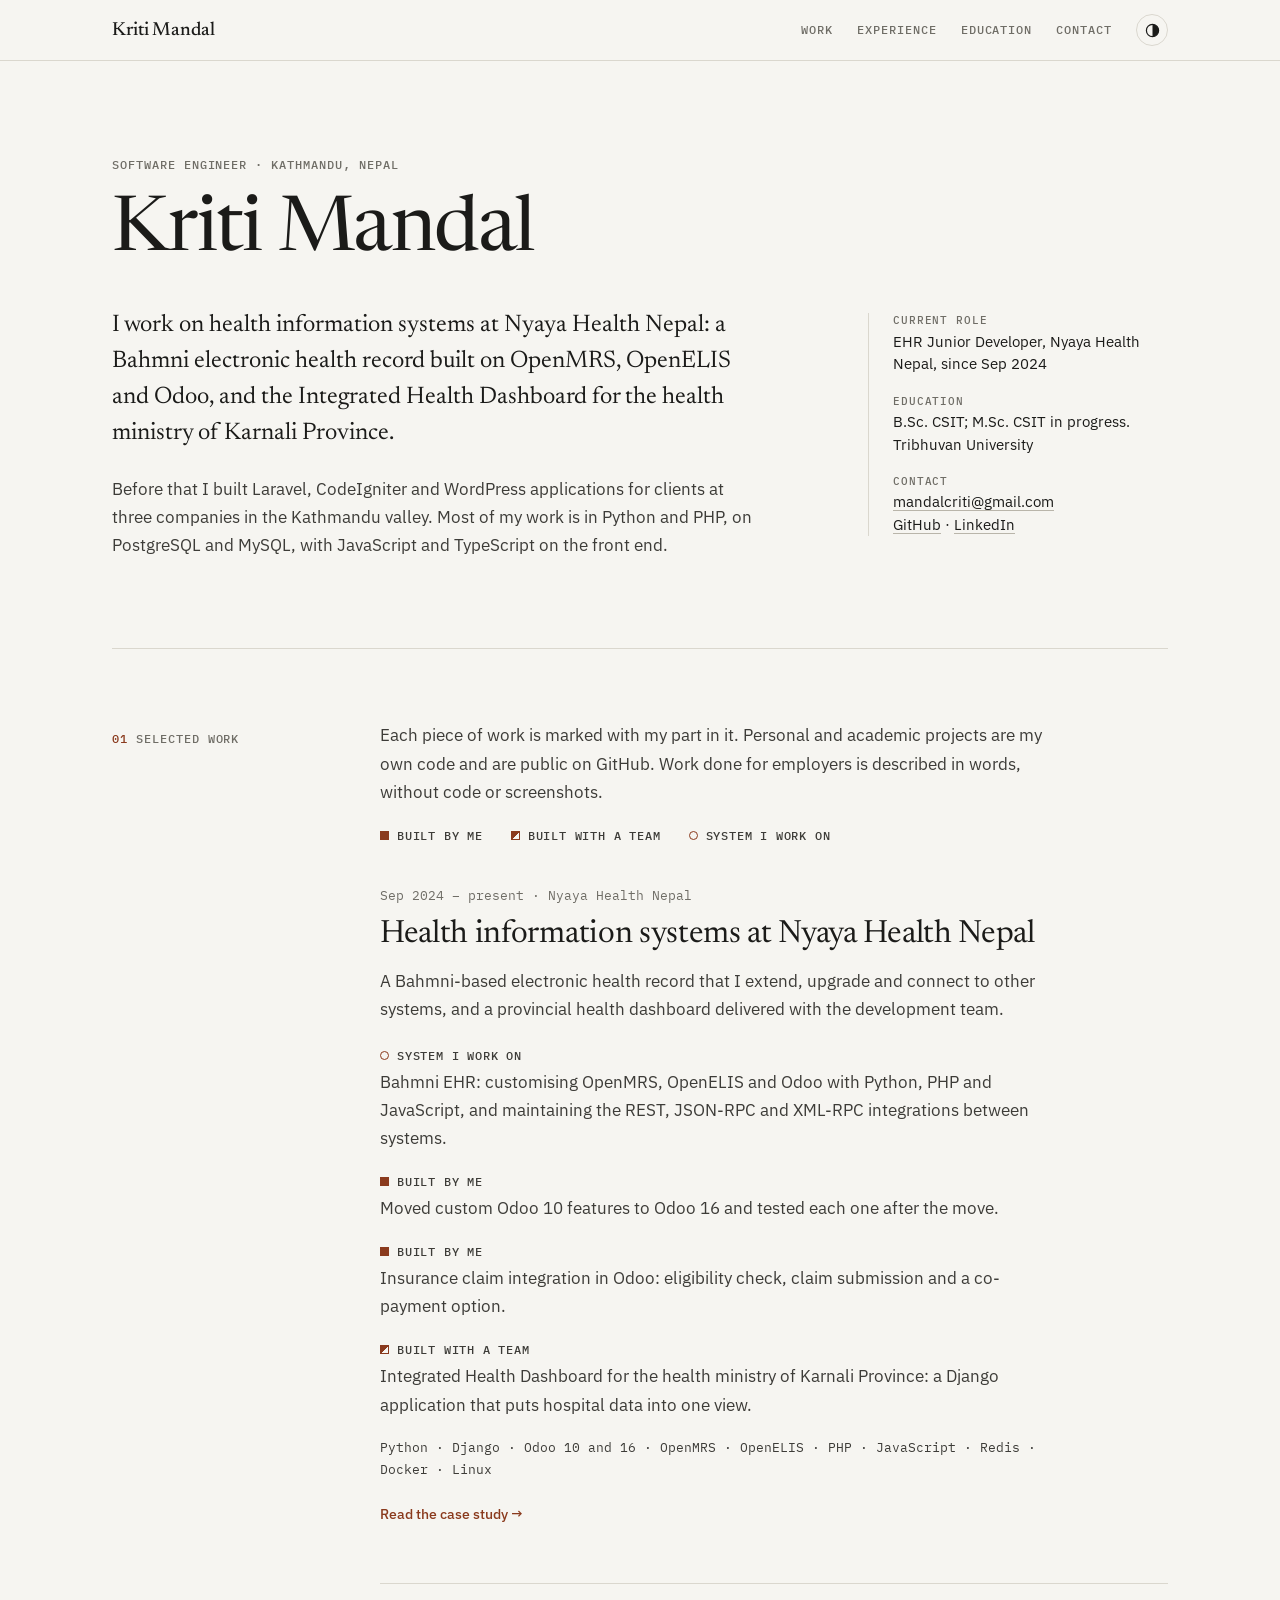
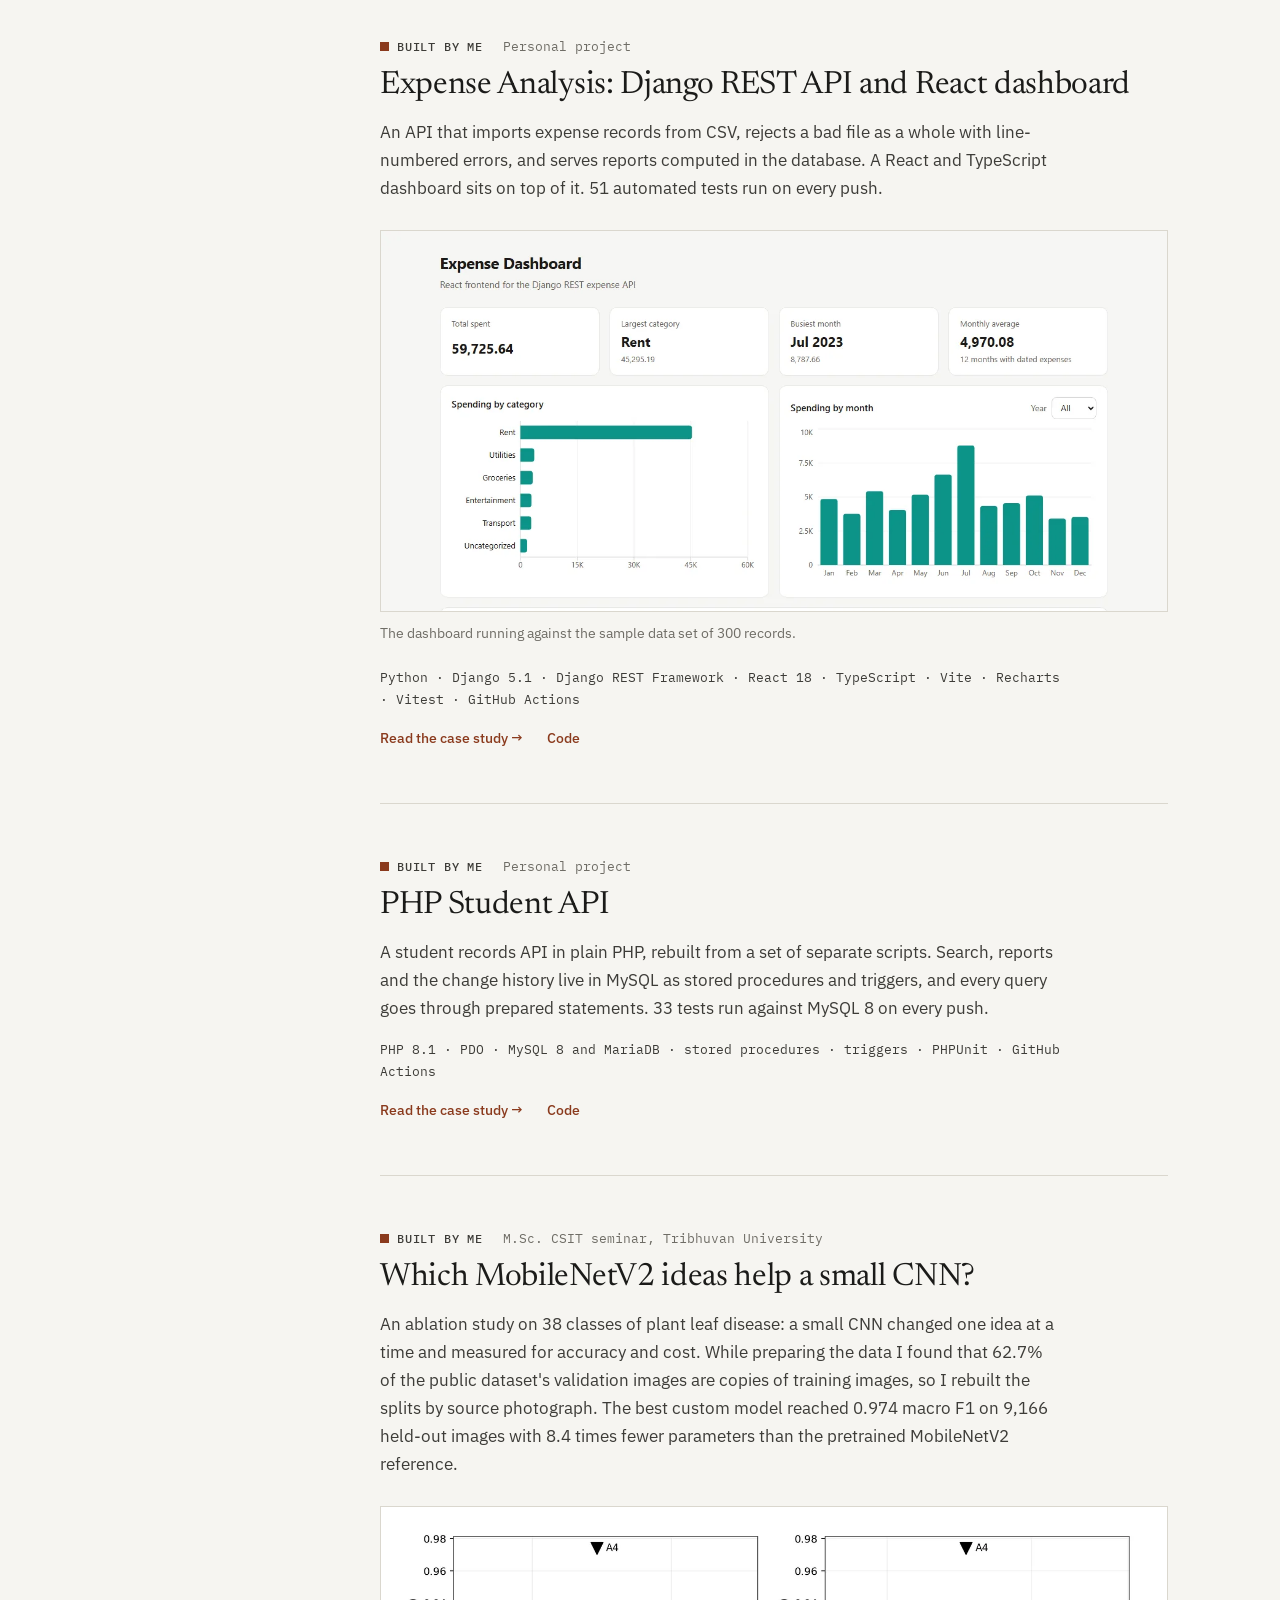
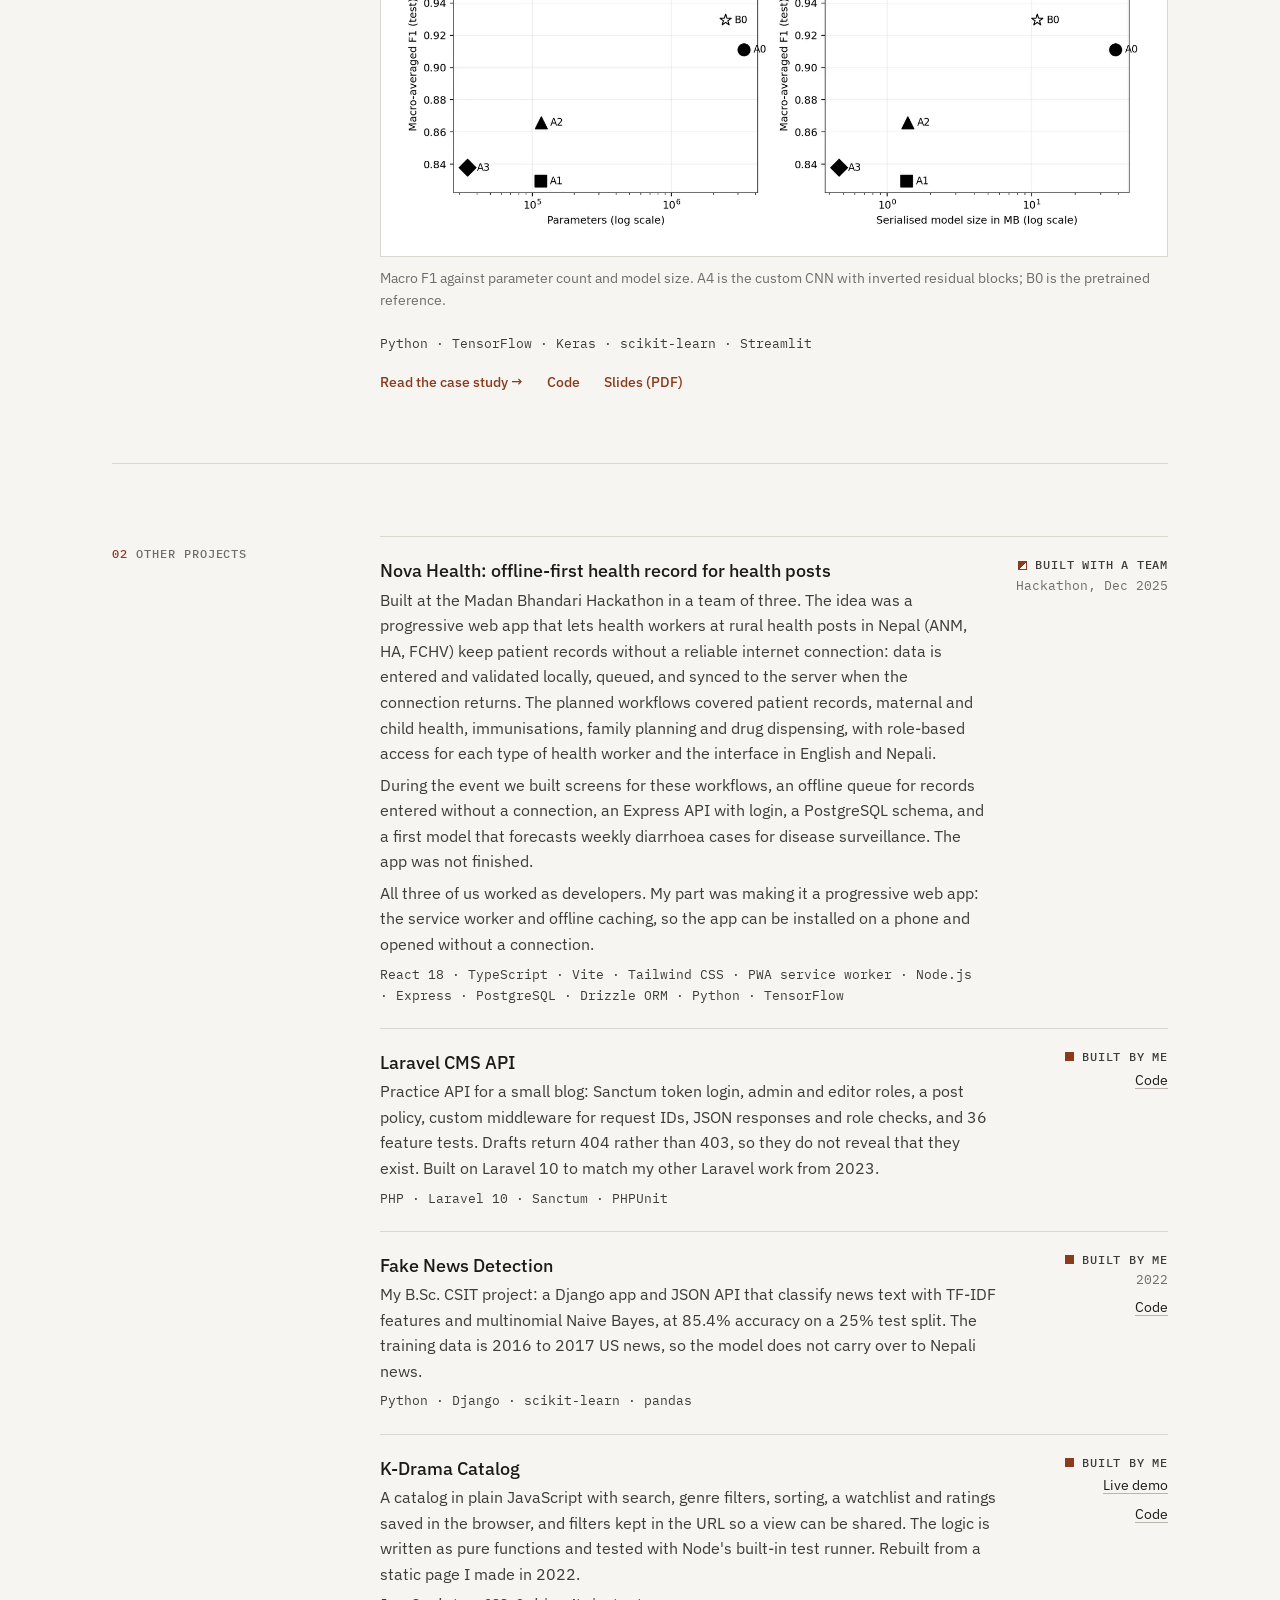
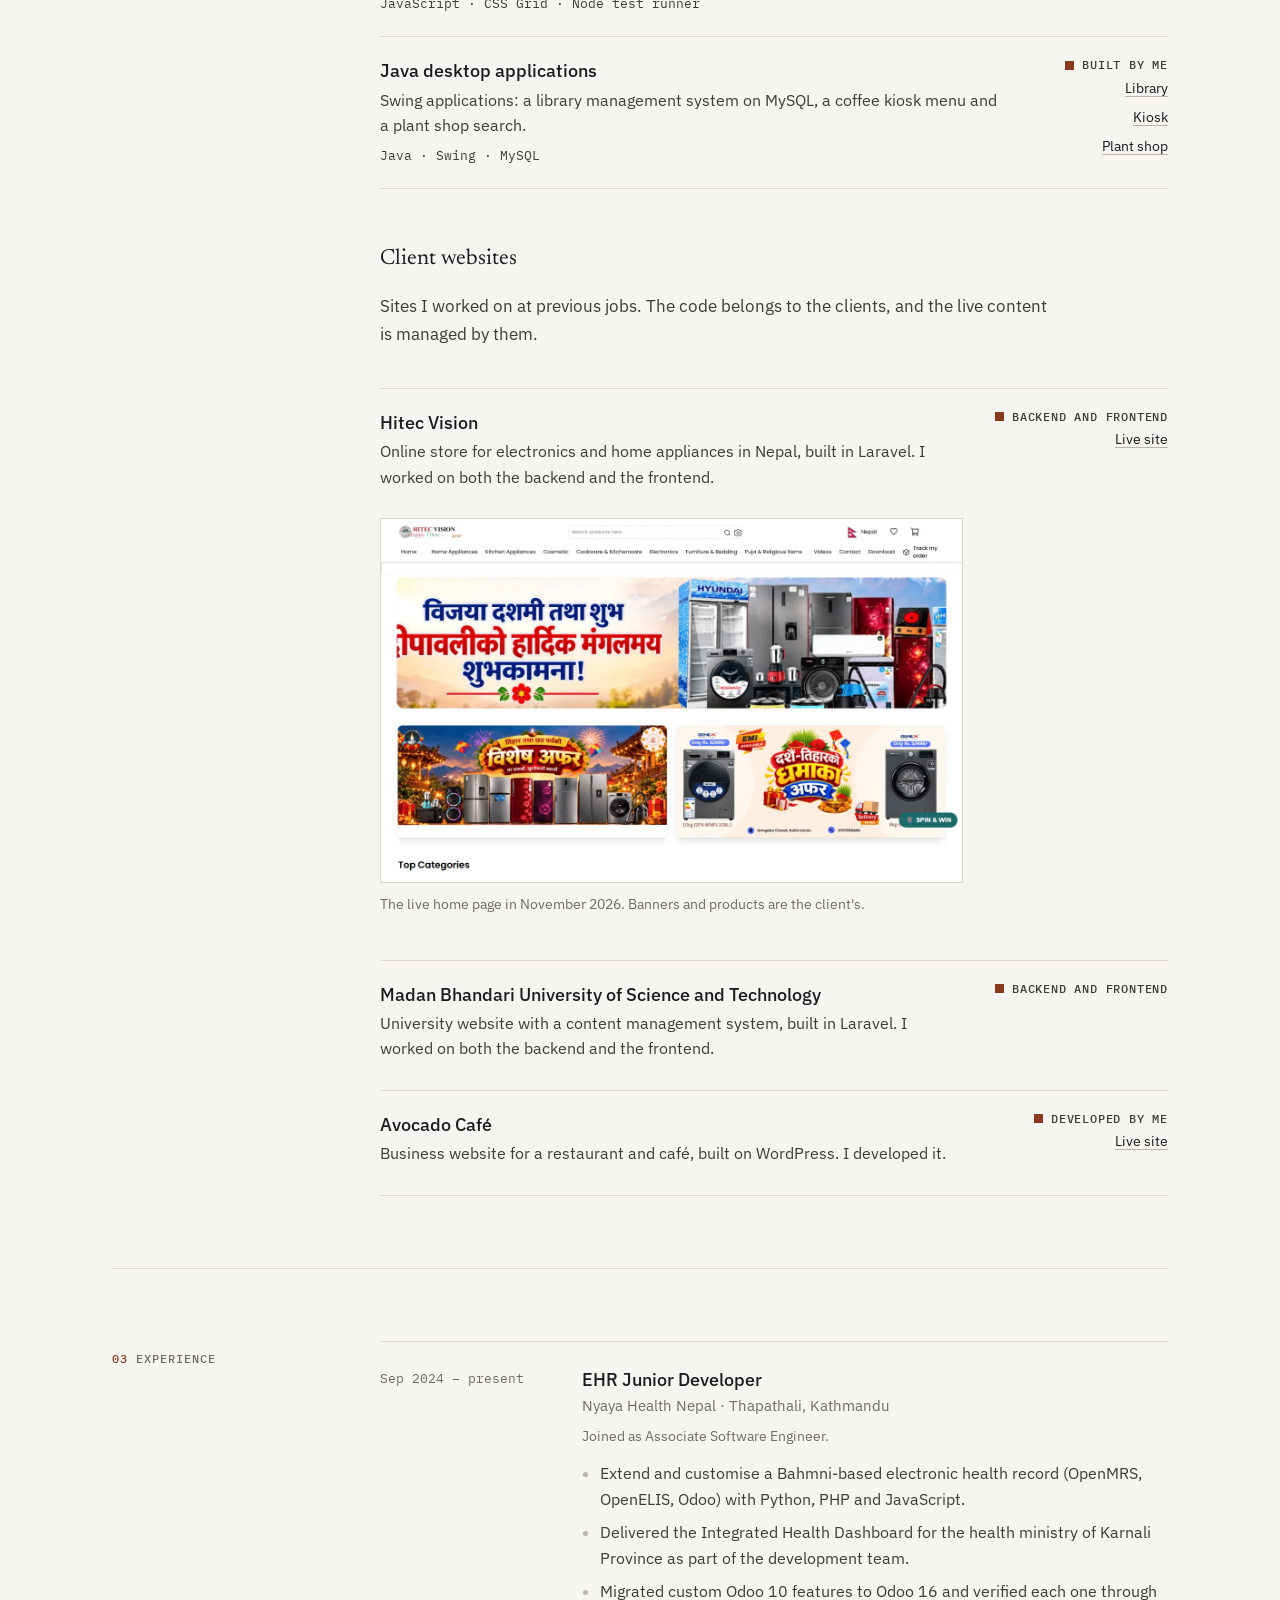
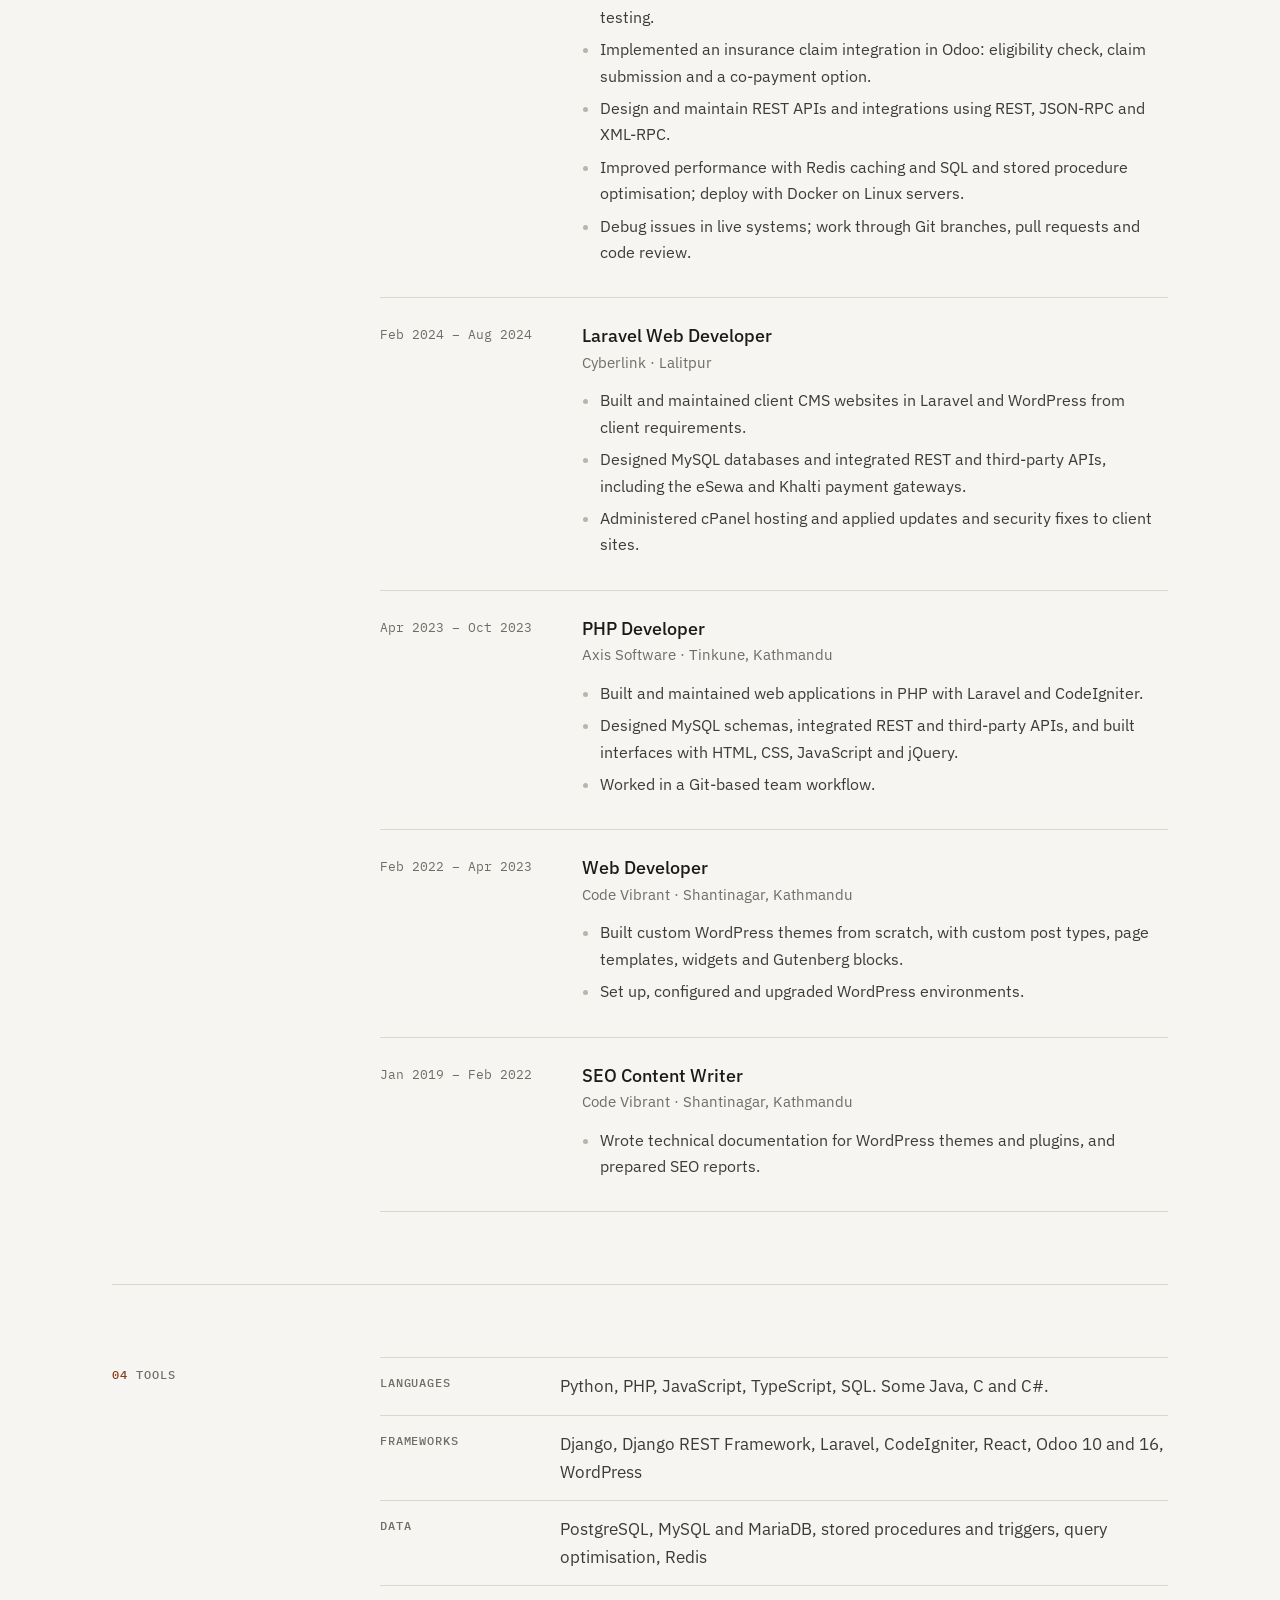
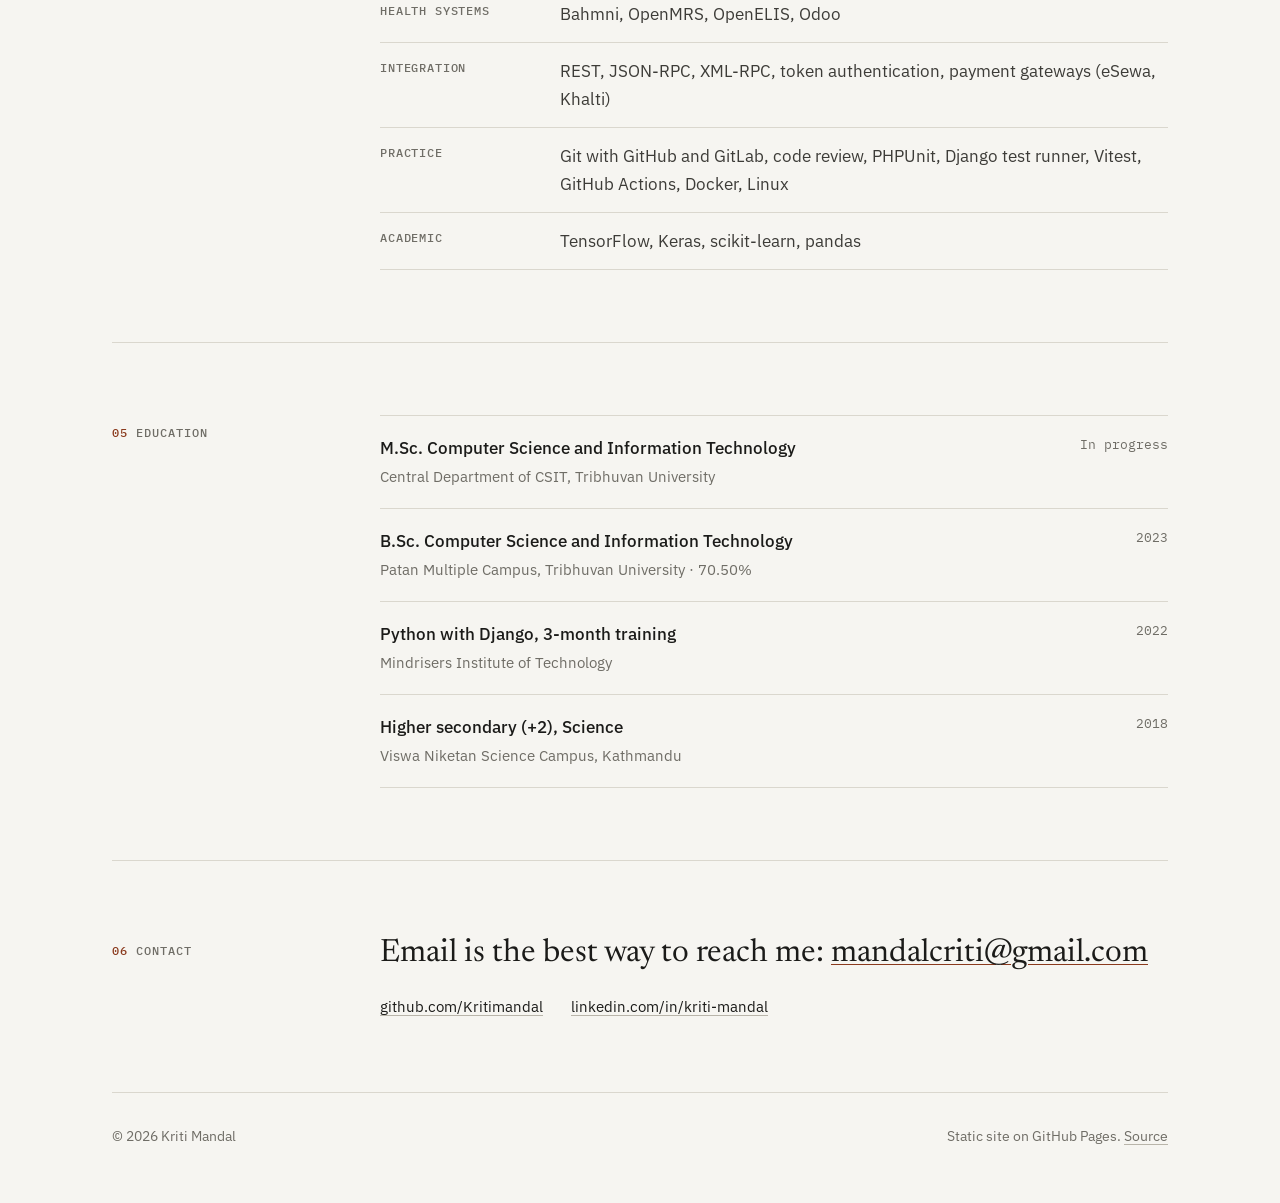
<file: index.html>
<!doctype html>
<html lang="en">
<head>
<meta charset="utf-8">
<meta name="viewport" content="width=device-width, initial-scale=1">
<title>Kriti Mandal, Software Engineer</title>
<meta name="description" content="Kriti Mandal is a software engineer in Kathmandu working on health information systems at Nyaya Health Nepal: a Bahmni electronic health record and the Integrated Health Dashboard for Karnali Province.">
<meta property="og:title" content="Kriti Mandal, Software Engineer">
<meta property="og:description" content="Health information systems, APIs and database-backed applications in Python and PHP. Kathmandu, Nepal.">
<meta property="og:type" content="website">
<meta property="og:url" content="https://kritimandal.github.io/">
<link rel="canonical" href="https://kritimandal.github.io/">
<link rel="icon" href="data:image/svg+xml,%3Csvg xmlns='http://www.w3.org/2000/svg' viewBox='0 0 64 64'%3E%3Crect width='64' height='64' fill='%231b1b19'/%3E%3Ctext x='32' y='44' font-family='Georgia,serif' font-size='34' fill='%23f6f5f1' text-anchor='middle'%3EK%3C/text%3E%3C/svg%3E">
<link rel="preconnect" href="https://fonts.googleapis.com">
<link rel="preconnect" href="https://fonts.gstatic.com" crossorigin>
<link href="https://fonts.googleapis.com/css2?family=IBM+Plex+Mono:wght@400;500&family=IBM+Plex+Sans:ital,wght@0,400;0,500;0,600;1,400&family=Newsreader:opsz,wght@6..72,400;6..72,500&display=swap" rel="stylesheet">
<link rel="stylesheet" href="assets/css/site.css">
<script>try{var t=localStorage.getItem('theme');if(t==='light'||t==='dark')document.documentElement.setAttribute('data-theme',t)}catch(e){}</script>
</head>
<body>
<a class="skip" href="#main">Skip to content</a>

<header class="site-head">
  <div class="shell">
    <a class="wordmark" href="./">Kriti Mandal</a>
    <nav class="site-nav" aria-label="Sections">
      <a href="#work">Work</a>
      <a href="#experience">Experience</a>
      <a class="optional" href="#education">Education</a>
      <a href="#contact">Contact</a>
    </nav>
    <button class="theme-toggle" type="button" aria-label="Switch theme"><svg viewBox="0 0 16 16" aria-hidden="true"><circle cx="8" cy="8" r="6.5" fill="none" stroke="currentColor" stroke-width="1.3"/><path d="M8 1.5a6.5 6.5 0 0 1 0 13z" fill="currentColor"/></svg></button>
  </div>
</header>

<main id="main">
  <div class="shell">

    <section class="intro" aria-labelledby="name">
      <p class="label">Software engineer · Kathmandu, Nepal</p>
      <h1 id="name">Kriti Mandal</h1>
      <div class="intro-body">
        <div>
          <p class="lede">I work on health information systems at Nyaya Health Nepal: a Bahmni electronic health record built on OpenMRS, OpenELIS and Odoo, and the Integrated Health Dashboard for the health ministry of Karnali Province.</p>
          <p>Before that I built Laravel, CodeIgniter and WordPress applications for clients at three companies in the Kathmandu valley. Most of my work is in Python and PHP, on PostgreSQL and MySQL, with JavaScript and TypeScript on the front end.</p>
        </div>
        <dl class="facts">
          <div><dt>Current role</dt><dd>EHR Junior Developer, Nyaya Health Nepal, since Sep 2024</dd></div>
          <div><dt>Education</dt><dd>B.Sc. CSIT; M.Sc. CSIT in progress. Tribhuvan University</dd></div>
          <div><dt>Contact</dt><dd><a href="mailto:mandalcriti@gmail.com">mandalcriti@gmail.com</a><br><a href="https://github.com/Kritimandal">GitHub</a> · <a href="https://www.linkedin.com/in/kriti-mandal">LinkedIn</a></dd></div>
        </dl>
      </div>
    </section>

    <section class="section" id="work" aria-labelledby="work-title">
      <div class="section-head"><h2 class="label" id="work-title"><span class="num">01</span>Selected work</h2></div>
      <div class="section-body">
        <p class="section-note">Each piece of work is marked with my part in it. Personal and academic projects are my own code and are public on GitHub. Work done for employers is described in words, without code or screenshots.</p>
        <ul class="legend" aria-label="Legend">
          <li><span class="part own">Built by me</span></li>
          <li><span class="part team">Built with a team</span></li>
          <li><span class="part platform">System I work on</span></li>
        </ul>

        <article class="entry">
          <div class="entry-meta"><span class="when">Sep 2024 – present · Nyaya Health Nepal</span></div>
          <h3><a href="work/nyaya-health-systems.html">Health information systems at Nyaya Health Nepal</a></h3>
          <p>A Bahmni-based electronic health record that I extend, upgrade and connect to other systems, and a provincial health dashboard delivered with the development team.</p>
          <ul class="points marked">
            <li><span class="part platform">System I work on</span><br>Bahmni EHR: customising OpenMRS, OpenELIS and Odoo with Python, PHP and JavaScript, and maintaining the REST, JSON-RPC and XML-RPC integrations between systems.</li>
            <li><span class="part own">Built by me</span><br>Moved custom Odoo 10 features to Odoo 16 and tested each one after the move.</li>
            <li><span class="part own">Built by me</span><br>Insurance claim integration in Odoo: eligibility check, claim submission and a co-payment option.</li>
            <li><span class="part team">Built with a team</span><br>Integrated Health Dashboard for the health ministry of Karnali Province: a Django application that puts hospital data into one view.</li>
          </ul>
          <p class="stack">Python · Django · Odoo 10 and 16 · OpenMRS · OpenELIS · PHP · JavaScript · Redis · Docker · Linux</p>
          <a class="more-link" href="work/nyaya-health-systems.html">Read the case study →</a>
        </article>

        <article class="entry">
          <div class="entry-meta"><span class="part own">Built by me</span><span class="when">Personal project</span></div>
          <h3><a href="work/expense-analysis.html">Expense Analysis: Django REST API and React dashboard</a></h3>
          <p>An API that imports expense records from CSV, rejects a bad file as a whole with line-numbered errors, and serves reports computed in the database. A React and TypeScript dashboard sits on top of it. 51 automated tests run on every push.</p>
          <figure class="shot">
            <img src="assets/img/expense-dashboard-top.webp" width="1280" height="620" loading="lazy" alt="Expense dashboard with summary figures and charts of spending by category and by month.">
            <figcaption>The dashboard running against the sample data set of 300 records.</figcaption>
          </figure>
          <p class="stack">Python · Django 5.1 · Django REST Framework · React 18 · TypeScript · Vite · Recharts · Vitest · GitHub Actions</p>
          <div class="links"><a class="more-link" href="work/expense-analysis.html">Read the case study →</a><a class="more-link" href="https://github.com/Kritimandal/task-expense-analysis">Code</a></div>
        </article>

        <article class="entry">
          <div class="entry-meta"><span class="part own">Built by me</span><span class="when">Personal project</span></div>
          <h3><a href="work/php-student-api.html">PHP Student API</a></h3>
          <p>A student records API in plain PHP, rebuilt from a set of separate scripts. Search, reports and the change history live in MySQL as stored procedures and triggers, and every query goes through prepared statements. 33 tests run against MySQL 8 on every push.</p>
          <p class="stack">PHP 8.1 · PDO · MySQL 8 and MariaDB · stored procedures · triggers · PHPUnit · GitHub Actions</p>
          <div class="links"><a class="more-link" href="work/php-student-api.html">Read the case study →</a><a class="more-link" href="https://github.com/Kritimandal/php-student-api">Code</a></div>
        </article>

        <article class="entry">
          <div class="entry-meta"><span class="part own">Built by me</span><span class="when">M.Sc. CSIT seminar, Tribhuvan University</span></div>
          <h3><a href="work/plant-disease-cnn.html">Which MobileNetV2 ideas help a small CNN?</a></h3>
          <p>An ablation study on 38 classes of plant leaf disease: a small CNN changed one idea at a time and measured for accuracy and cost. While preparing the data I found that 62.7% of the public dataset's validation images are copies of training images, so I rebuilt the splits by source photograph. The best custom model reached 0.974 macro F1 on 9,166 held-out images with 8.4 times fewer parameters than the pretrained MobileNetV2 reference.</p>
          <figure class="shot plate">
            <img src="assets/img/cnn-accuracy-vs-size.webp" width="1400" height="588" loading="lazy" alt="Two scatter plots of macro F1 against parameters and against model size for arms A0 to A4 and the MobileNetV2 reference B0. A4 is highest with a small size.">
            <figcaption>Macro F1 against parameter count and model size. A4 is the custom CNN with inverted residual blocks; B0 is the pretrained reference.</figcaption>
          </figure>
          <p class="stack">Python · TensorFlow · Keras · scikit-learn · Streamlit</p>
          <div class="links"><a class="more-link" href="work/plant-disease-cnn.html">Read the case study →</a><a class="more-link" href="https://github.com/Kritimandal/plant-disease-cnn-ablation">Code</a><a class="more-link" href="https://github.com/Kritimandal/plant-disease-cnn-ablation/blob/main/docs/Seminar_Presentation.pdf">Slides (PDF)</a></div>
        </article>
      </div>
    </section>

    <section class="section" aria-labelledby="other-title">
      <div class="section-head"><h2 class="label" id="other-title"><span class="num">02</span>Other projects</h2></div>
      <div class="section-body">
        <ul class="list">
          <li>
            <div>
              <h3>Nova Health: offline-first health record for health posts</h3>
              <p>Built at the Madan Bhandari Hackathon in a team of three. The idea was a progressive web app that lets health workers at rural health posts in Nepal (ANM, HA, FCHV) keep patient records without a reliable internet connection: data is entered and validated locally, queued, and synced to the server when the connection returns. The planned workflows covered patient records, maternal and child health, immunisations, family planning and drug dispensing, with role-based access for each type of health worker and the interface in English and Nepali.</p>
              <p>During the event we built screens for these workflows, an offline queue for records entered without a connection, an Express API with login, a PostgreSQL schema, and a first model that forecasts weekly diarrhoea cases for disease surveillance. The app was not finished.</p>
              <p>All three of us worked as developers. My part was making it a progressive web app: the service worker and offline caching, so the app can be installed on a phone and opened without a connection.</p>
              <p class="stack">React 18 · TypeScript · Vite · Tailwind CSS · PWA service worker · Node.js · Express · PostgreSQL · Drizzle ORM · Python · TensorFlow</p>
            </div>
            <div class="side"><span class="part team">Built with a team</span><span class="when">Hackathon, Dec 2025</span></div>
          </li>
          <li>
            <div>
              <h3>Laravel CMS API</h3>
              <p>Practice API for a small blog: Sanctum token login, admin and editor roles, a post policy, custom middleware for request IDs, JSON responses and role checks, and 36 feature tests. Drafts return 404 rather than 403, so they do not reveal that they exist. Built on Laravel 10 to match my other Laravel work from 2023.</p>
              <p class="stack">PHP · Laravel 10 · Sanctum · PHPUnit</p>
            </div>
            <div class="side"><span class="part own">Built by me</span><a href="https://github.com/Kritimandal/laravel-cms">Code</a></div>
          </li>
          <li>
            <div>
              <h3>Fake News Detection</h3>
              <p>My B.Sc. CSIT project: a Django app and JSON API that classify news text with TF-IDF features and multinomial Naive Bayes, at 85.4% accuracy on a 25% test split. The training data is 2016 to 2017 US news, so the model does not carry over to Nepali news.</p>
              <p class="stack">Python · Django · scikit-learn · pandas</p>
            </div>
            <div class="side"><span class="part own">Built by me</span><span class="when">2022</span><a href="https://github.com/Kritimandal/FND">Code</a></div>
          </li>
          <li>
            <div>
              <h3>K-Drama Catalog</h3>
              <p>A catalog in plain JavaScript with search, genre filters, sorting, a watchlist and ratings saved in the browser, and filters kept in the URL so a view can be shared. The logic is written as pure functions and tested with Node's built-in test runner. Rebuilt from a static page I made in 2022.</p>
              <p class="stack">JavaScript · CSS Grid · Node test runner</p>
            </div>
            <div class="side"><span class="part own">Built by me</span><a href="https://kritimandal.github.io/movie-website-CSS-design/">Live demo</a><a href="https://github.com/Kritimandal/movie-website-CSS-design">Code</a></div>
          </li>
          <li>
            <div>
              <h3>Java desktop applications</h3>
              <p>Swing applications: a library management system on MySQL, a coffee kiosk menu and a plant shop search.</p>
              <p class="stack">Java · Swing · MySQL</p>
            </div>
            <div class="side"><span class="part own">Built by me</span><a href="https://github.com/Kritimandal/libraryManagementSystem">Library</a><a href="https://github.com/Kritimandal/java-menu-app">Kiosk</a><a href="https://github.com/Kritimandal/citrus-tree-search">Plant shop</a></div>
          </li>
        </ul>

        <h3 class="subhead">Client websites</h3>
        <p class="section-note">Sites I worked on at previous jobs. The code belongs to the clients, and the live content is managed by them.</p>
        <ul class="list">
          <li>
            <div>
              <h3>Hitec Vision</h3>
              <p>Online store for electronics and home appliances in Nepal, built in Laravel. I worked on both the backend and the frontend.</p>
              <figure class="shot">
                <img src="assets/img/hitec-vision.webp" width="1280" height="800" loading="lazy" alt="Hitec Vision home page with a search bar, product category menu and seasonal promotion banners.">
                <figcaption>The live home page in November 2026. Banners and products are the client's.</figcaption>
              </figure>
            </div>
            <div class="side"><span class="part own">Backend and frontend</span><a href="https://hitecvision.com.np">Live site</a></div>
          </li>
          <li>
            <div>
              <h3>Madan Bhandari University of Science and Technology</h3>
              <p>University website with a content management system, built in Laravel. I worked on both the backend and the frontend.</p>
            </div>
            <div class="side"><span class="part own">Backend and frontend</span></div>
          </li>
          <li>
            <div>
              <h3>Avocado Café</h3>
              <p>Business website for a restaurant and café, built on WordPress. I developed it.</p>
            </div>
            <div class="side"><span class="part own">Developed by me</span><a href="https://avocadocafenepal.com.np">Live site</a></div>
          </li>
        </ul>
      </div>
    </section>

    <section class="section" id="experience" aria-labelledby="experience-title">
      <div class="section-head"><h2 class="label" id="experience-title"><span class="num">03</span>Experience</h2></div>
      <div class="section-body">
        <div class="job">
          <div class="when">Sep 2024 – present</div>
          <div>
            <h3>EHR Junior Developer</h3>
            <p class="org">Nyaya Health Nepal · Thapathali, Kathmandu</p>
            <p class="note">Joined as Associate Software Engineer.</p>
            <ul>
              <li>Extend and customise a Bahmni-based electronic health record (OpenMRS, OpenELIS, Odoo) with Python, PHP and JavaScript.</li>
              <li>Delivered the Integrated Health Dashboard for the health ministry of Karnali Province as part of the development team.</li>
              <li>Migrated custom Odoo 10 features to Odoo 16 and verified each one through testing.</li>
              <li>Implemented an insurance claim integration in Odoo: eligibility check, claim submission and a co-payment option.</li>
              <li>Design and maintain REST APIs and integrations using REST, JSON-RPC and XML-RPC.</li>
              <li>Improved performance with Redis caching and SQL and stored procedure optimisation; deploy with Docker on Linux servers.</li>
              <li>Debug issues in live systems; work through Git branches, pull requests and code review.</li>
            </ul>
          </div>
        </div>
        <div class="job">
          <div class="when">Feb 2024 – Aug 2024</div>
          <div>
            <h3>Laravel Web Developer</h3>
            <p class="org">Cyberlink · Lalitpur</p>
            <ul>
              <li>Built and maintained client CMS websites in Laravel and WordPress from client requirements.</li>
              <li>Designed MySQL databases and integrated REST and third-party APIs, including the eSewa and Khalti payment gateways.</li>
              <li>Administered cPanel hosting and applied updates and security fixes to client sites.</li>
            </ul>
          </div>
        </div>
        <div class="job">
          <div class="when">Apr 2023 – Oct 2023</div>
          <div>
            <h3>PHP Developer</h3>
            <p class="org">Axis Software · Tinkune, Kathmandu</p>
            <ul>
              <li>Built and maintained web applications in PHP with Laravel and CodeIgniter.</li>
              <li>Designed MySQL schemas, integrated REST and third-party APIs, and built interfaces with HTML, CSS, JavaScript and jQuery.</li>
              <li>Worked in a Git-based team workflow.</li>
            </ul>
          </div>
        </div>
        <div class="job">
          <div class="when">Feb 2022 – Apr 2023</div>
          <div>
            <h3>Web Developer</h3>
            <p class="org">Code Vibrant · Shantinagar, Kathmandu</p>
            <ul>
              <li>Built custom WordPress themes from scratch, with custom post types, page templates, widgets and Gutenberg blocks.</li>
              <li>Set up, configured and upgraded WordPress environments.</li>
            </ul>
          </div>
        </div>
        <div class="job">
          <div class="when">Jan 2019 – Feb 2022</div>
          <div>
            <h3>SEO Content Writer</h3>
            <p class="org">Code Vibrant · Shantinagar, Kathmandu</p>
            <ul>
              <li>Wrote technical documentation for WordPress themes and plugins, and prepared SEO reports.</li>
            </ul>
          </div>
        </div>
      </div>
    </section>

    <section class="section" id="tools" aria-labelledby="tools-title">
      <div class="section-head"><h2 class="label" id="tools-title"><span class="num">04</span>Tools</h2></div>
      <div class="section-body">
        <dl class="skills">
          <dt>Languages</dt><dd>Python, PHP, JavaScript, TypeScript, SQL. Some Java, C and C#.</dd>
          <dt>Frameworks</dt><dd>Django, Django REST Framework, Laravel, CodeIgniter, React, Odoo 10 and 16, WordPress</dd>
          <dt>Data</dt><dd>PostgreSQL, MySQL and MariaDB, stored procedures and triggers, query optimisation, Redis</dd>
          <dt>Health systems</dt><dd>Bahmni, OpenMRS, OpenELIS, Odoo</dd>
          <dt>Integration</dt><dd>REST, JSON-RPC, XML-RPC, token authentication, payment gateways (eSewa, Khalti)</dd>
          <dt>Practice</dt><dd>Git with GitHub and GitLab, code review, PHPUnit, Django test runner, Vitest, GitHub Actions, Docker, Linux</dd>
          <dt>Academic</dt><dd>TensorFlow, Keras, scikit-learn, pandas</dd>
        </dl>
      </div>
    </section>

    <section class="section" id="education" aria-labelledby="education-title">
      <div class="section-head"><h2 class="label" id="education-title"><span class="num">05</span>Education</h2></div>
      <div class="section-body">
        <ul class="edu">
          <li><div><strong>M.Sc. Computer Science and Information Technology</strong><span>Central Department of CSIT, Tribhuvan University</span></div><div class="when">In progress</div></li>
          <li><div><strong>B.Sc. Computer Science and Information Technology</strong><span>Patan Multiple Campus, Tribhuvan University · 70.50%</span></div><div class="when">2023</div></li>
          <li><div><strong>Python with Django, 3-month training</strong><span>Mindrisers Institute of Technology</span></div><div class="when">2022</div></li>
          <li><div><strong>Higher secondary (+2), Science</strong><span>Viswa Niketan Science Campus, Kathmandu</span></div><div class="when">2018</div></li>
        </ul>
      </div>
    </section>

    <section class="section" id="contact" aria-labelledby="contact-title">
      <div class="section-head"><h2 class="label" id="contact-title"><span class="num">06</span>Contact</h2></div>
      <div class="section-body">
        <p class="contact-line">Email is the best way to reach me: <a href="mailto:mandalcriti@gmail.com">mandalcriti@gmail.com</a></p>
        <div class="contact-links">
          <a href="https://github.com/Kritimandal">github.com/Kritimandal</a>
          <a href="https://www.linkedin.com/in/kriti-mandal">linkedin.com/in/kriti-mandal</a>
        </div>
      </div>
    </section>

  </div>
</main>

<footer class="site-foot">
  <div class="shell"><span>© <span id="year">2026</span> Kriti Mandal</span><span>Static site on GitHub Pages. <a href="https://github.com/Kritimandal/Kritimandal.github.io">Source</a></span></div>
</footer>
<script src="assets/site.js"></script>
</body>
</html>
</file>
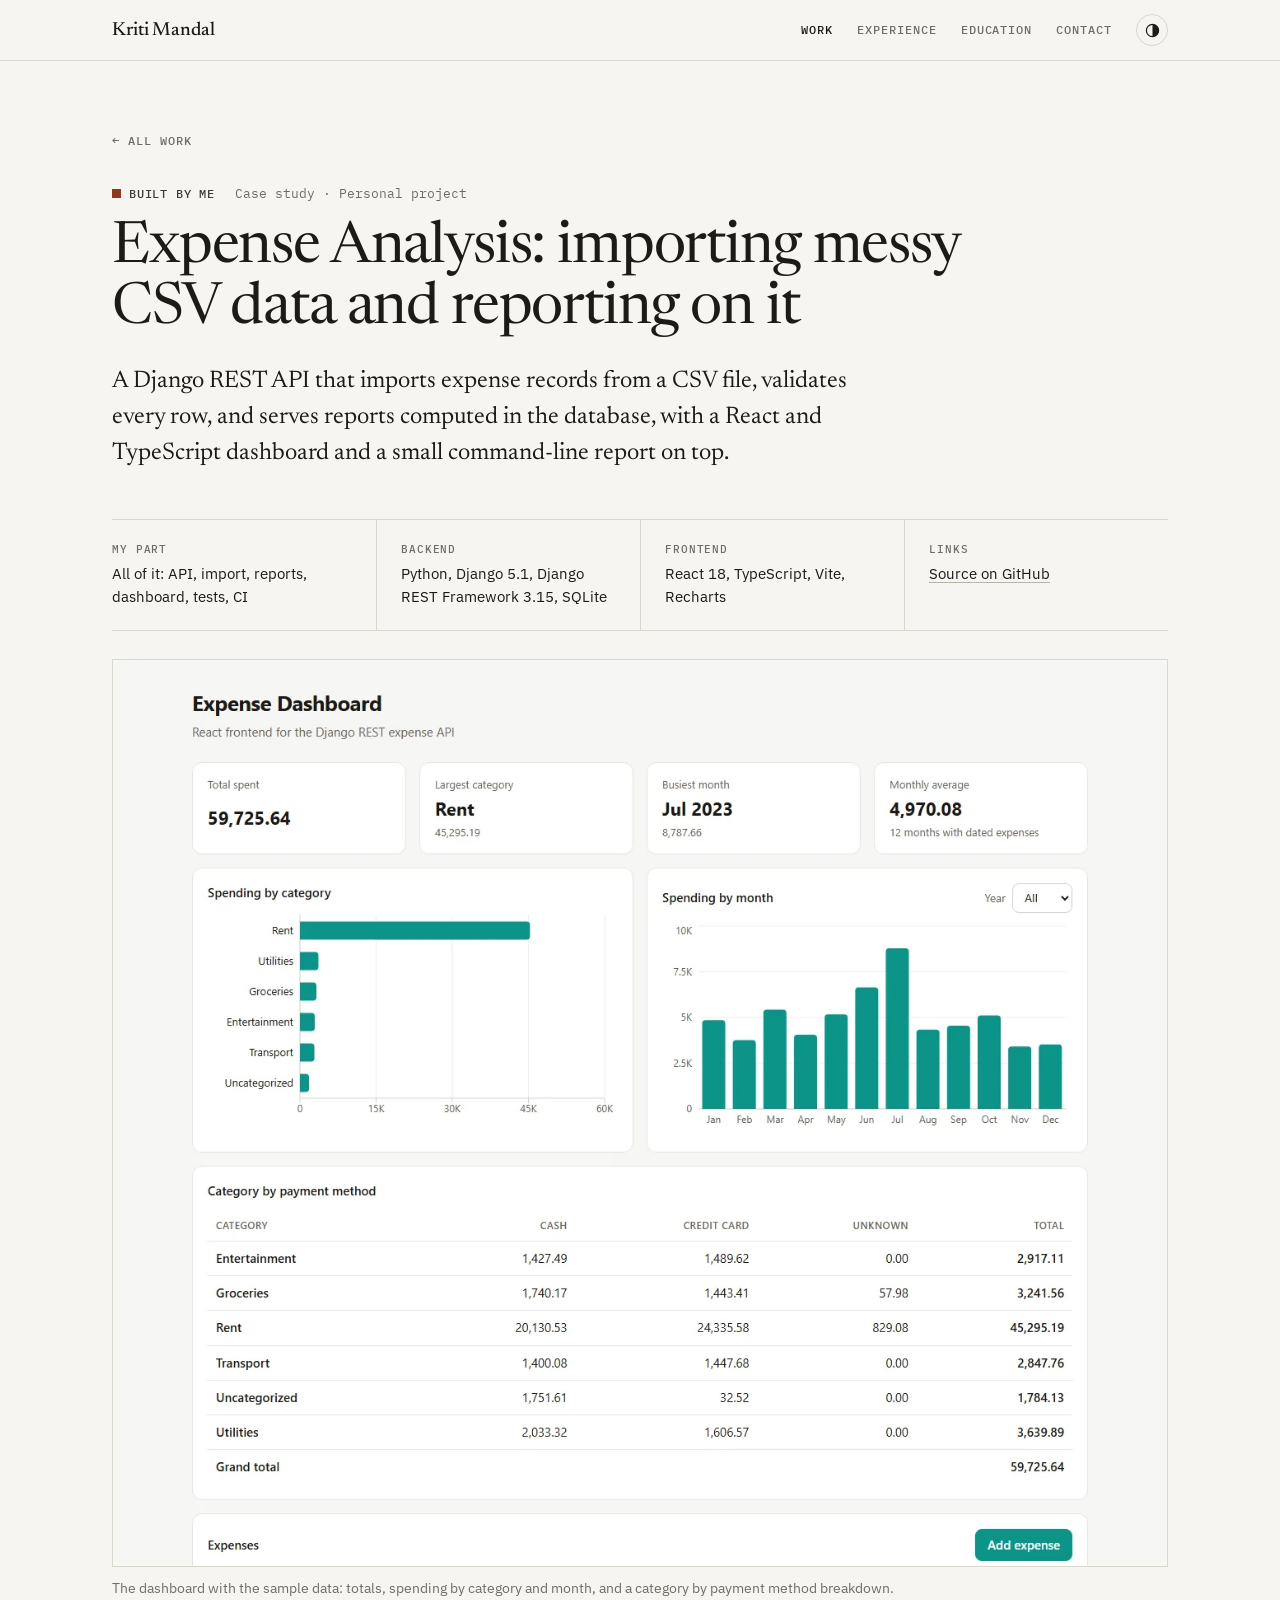
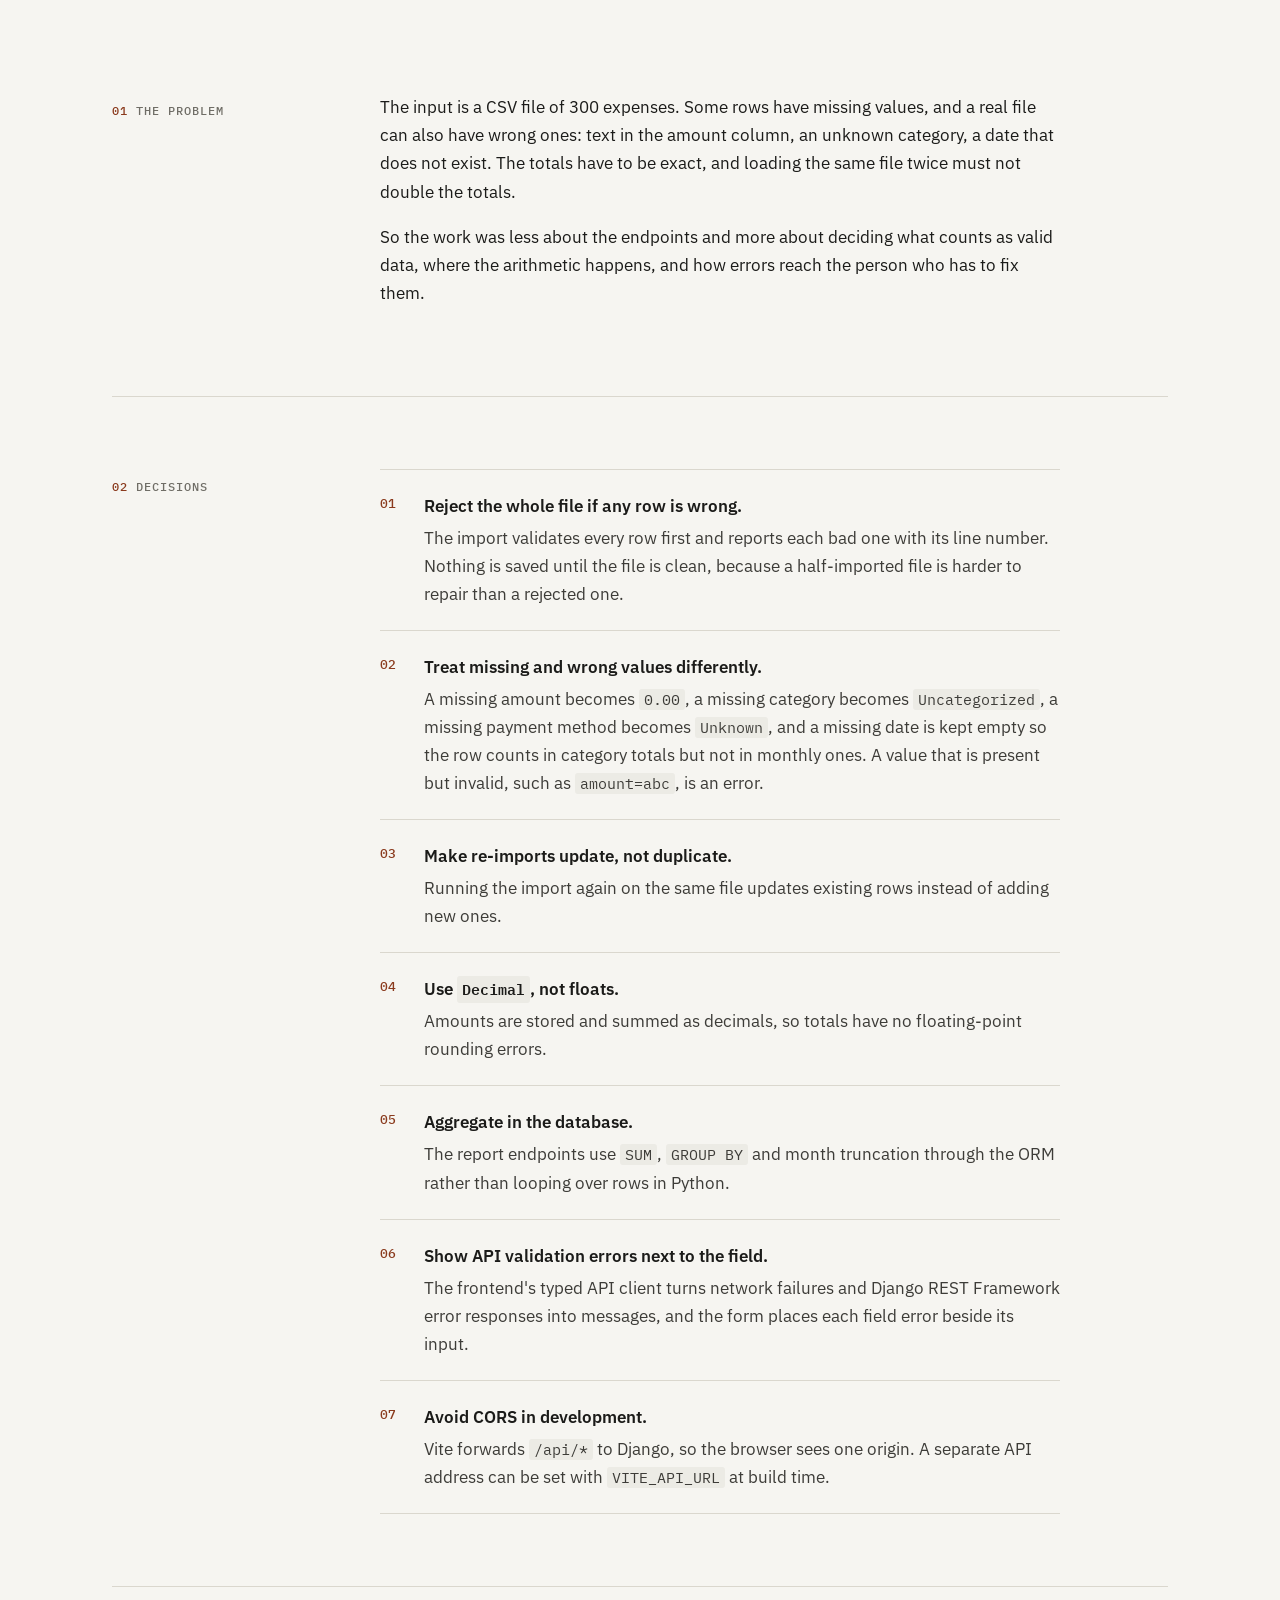
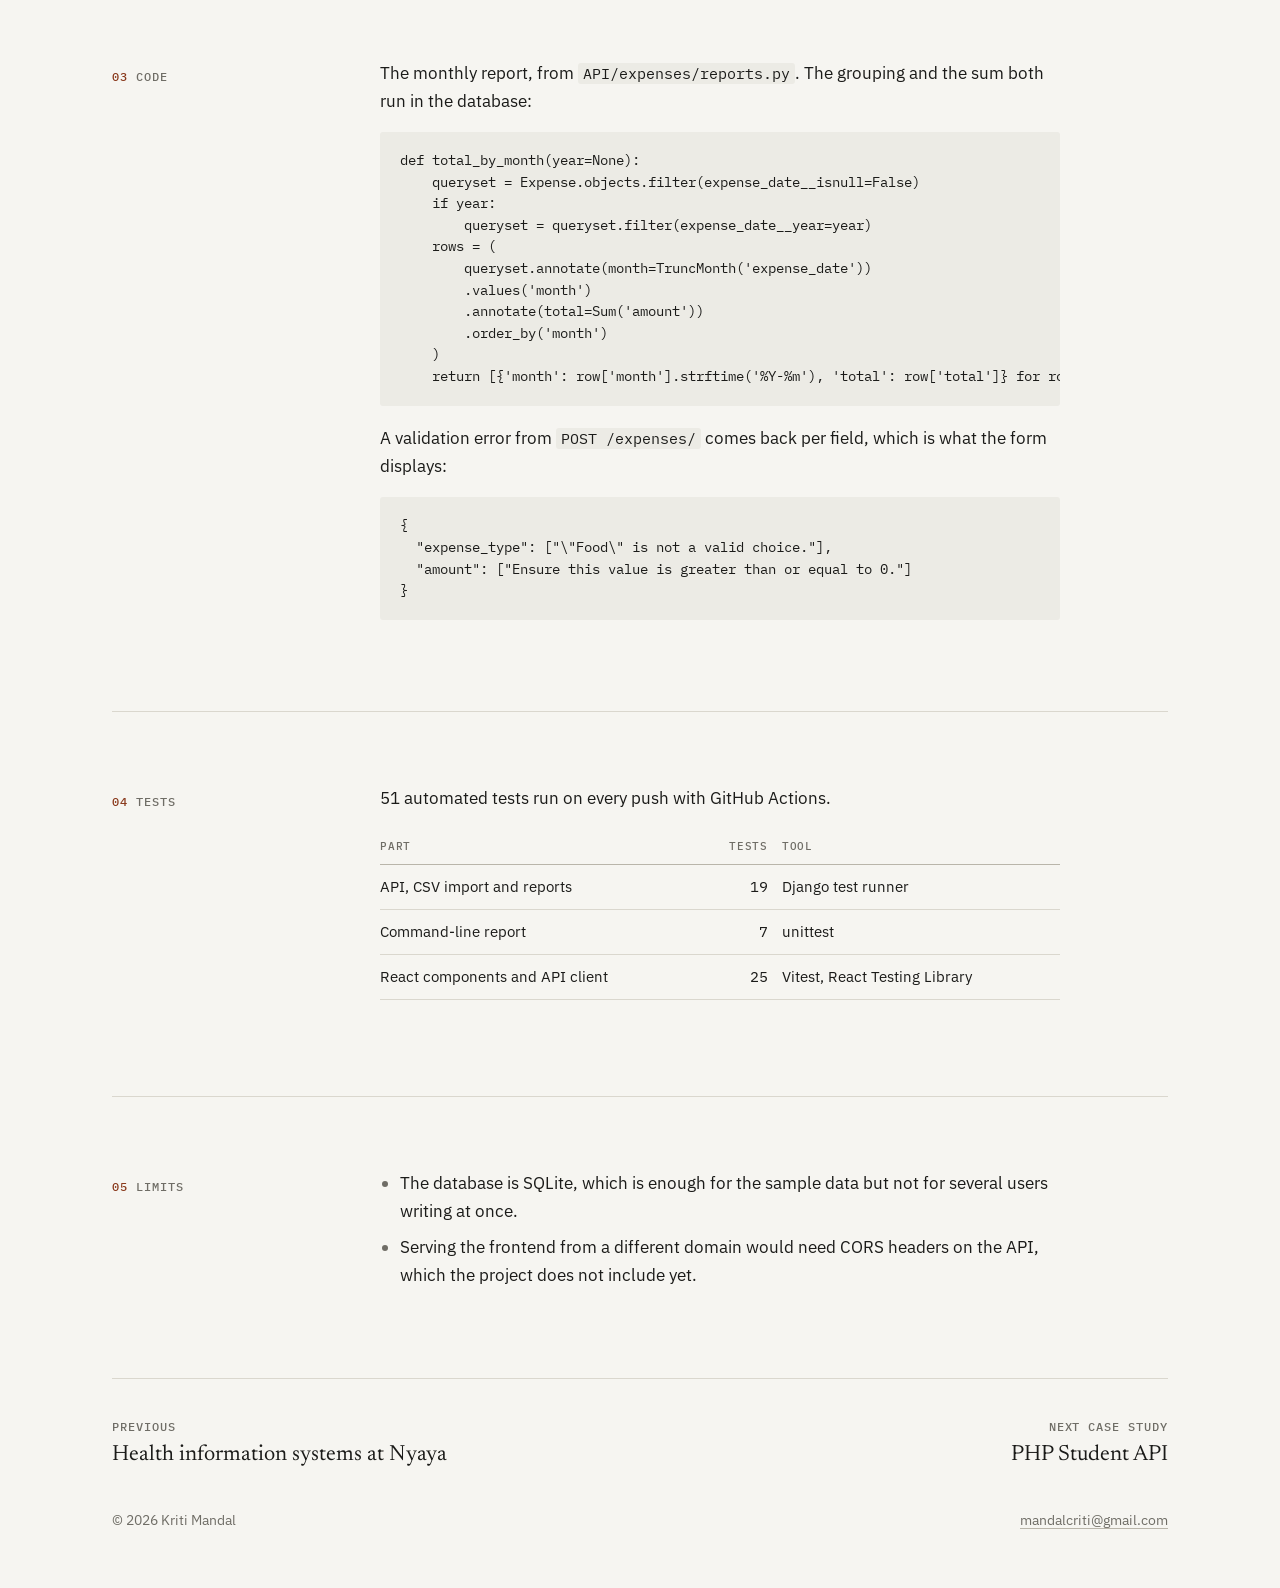
<file: work/expense-analysis.html>
<!doctype html>
<html lang="en">
<head>
<meta charset="utf-8">
<meta name="viewport" content="width=device-width, initial-scale=1">
<title>Expense Analysis · Kriti Mandal</title>
<meta name="description" content="Case study: a Django REST API that imports and validates CSV expense data and reports on it in the database, with a React and TypeScript dashboard.">
<link rel="canonical" href="https://kritimandal.github.io/work/expense-analysis.html">
<link rel="icon" href="data:image/svg+xml,%3Csvg xmlns='http://www.w3.org/2000/svg' viewBox='0 0 64 64'%3E%3Crect width='64' height='64' fill='%231b1b19'/%3E%3Ctext x='32' y='44' font-family='Georgia,serif' font-size='34' fill='%23f6f5f1' text-anchor='middle'%3EK%3C/text%3E%3C/svg%3E">
<link rel="preconnect" href="https://fonts.googleapis.com">
<link rel="preconnect" href="https://fonts.gstatic.com" crossorigin>
<link href="https://fonts.googleapis.com/css2?family=IBM+Plex+Mono:wght@400;500&family=IBM+Plex+Sans:ital,wght@0,400;0,500;0,600;1,400&family=Newsreader:opsz,wght@6..72,400;6..72,500&display=swap" rel="stylesheet">
<link rel="stylesheet" href="../assets/css/site.css">
<script>try{var t=localStorage.getItem('theme');if(t==='light'||t==='dark')document.documentElement.setAttribute('data-theme',t)}catch(e){}</script>
</head>
<body>
<a class="skip" href="#main">Skip to content</a>

<header class="site-head">
  <div class="shell">
    <a class="wordmark" href="../">Kriti Mandal</a>
    <nav class="site-nav" aria-label="Sections">
      <a href="../#work" aria-current="page">Work</a>
      <a href="../#experience">Experience</a>
      <a class="optional" href="../#education">Education</a>
      <a href="../#contact">Contact</a>
    </nav>
    <button class="theme-toggle" type="button" aria-label="Switch theme"><svg viewBox="0 0 16 16" aria-hidden="true"><circle cx="8" cy="8" r="6.5" fill="none" stroke="currentColor" stroke-width="1.3"/><path d="M8 1.5a6.5 6.5 0 0 1 0 13z" fill="currentColor"/></svg></button>
  </div>
</header>

<main id="main">
  <div class="shell">
    <header class="case-head">
      <a class="back" href="../#work">← All work</a>
      <div class="entry-meta"><span class="part own">Built by me</span><span class="when">Case study · Personal project</span></div>
      <h1>Expense Analysis: importing messy CSV data and reporting on it</h1>
      <p class="lede">A Django REST API that imports expense records from a CSV file, validates every row, and serves reports computed in the database, with a React and TypeScript dashboard and a small command-line report on top.</p>
    </header>

    <dl class="spec">
      <div><dt>My part</dt><dd>All of it: API, import, reports, dashboard, tests, CI</dd></div>
      <div><dt>Backend</dt><dd>Python, Django 5.1, Django REST Framework 3.15, SQLite</dd></div>
      <div><dt>Frontend</dt><dd>React 18, TypeScript, Vite, Recharts</dd></div>
      <div><dt>Links</dt><dd><a href="https://github.com/Kritimandal/task-expense-analysis">Source on GitHub</a></dd></div>
    </dl>

    <figure class="shot">
      <img src="../assets/img/expense-dashboard.webp" width="1280" height="1100" alt="Expense dashboard with summary figures, spending by category and by month, and a category by payment method table.">
      <figcaption>The dashboard with the sample data: totals, spending by category and month, and a category by payment method breakdown.</figcaption>
    </figure>

    <section class="section" aria-labelledby="s1">
      <div class="section-head"><h2 class="label" id="s1"><span class="num">01</span>The problem</h2></div>
      <div class="section-body prose">
        <p>The input is a CSV file of 300 expenses. Some rows have missing values, and a real file can also have wrong ones: text in the amount column, an unknown category, a date that does not exist. The totals have to be exact, and loading the same file twice must not double the totals.</p>
        <p>So the work was less about the endpoints and more about deciding what counts as valid data, where the arithmetic happens, and how errors reach the person who has to fix them.</p>
      </div>
    </section>

    <section class="section" aria-labelledby="s2">
      <div class="section-head"><h2 class="label" id="s2"><span class="num">02</span>Decisions</h2></div>
      <div class="section-body">
        <ol class="decisions">
          <li><div><strong>Reject the whole file if any row is wrong.</strong><p>The import validates every row first and reports each bad one with its line number. Nothing is saved until the file is clean, because a half-imported file is harder to repair than a rejected one.</p></div></li>
          <li><div><strong>Treat missing and wrong values differently.</strong><p>A missing amount becomes <code>0.00</code>, a missing category becomes <code>Uncategorized</code>, a missing payment method becomes <code>Unknown</code>, and a missing date is kept empty so the row counts in category totals but not in monthly ones. A value that is present but invalid, such as <code>amount=abc</code>, is an error.</p></div></li>
          <li><div><strong>Make re-imports update, not duplicate.</strong><p>Running the import again on the same file updates existing rows instead of adding new ones.</p></div></li>
          <li><div><strong>Use <code>Decimal</code>, not floats.</strong><p>Amounts are stored and summed as decimals, so totals have no floating-point rounding errors.</p></div></li>
          <li><div><strong>Aggregate in the database.</strong><p>The report endpoints use <code>SUM</code>, <code>GROUP BY</code> and month truncation through the ORM rather than looping over rows in Python.</p></div></li>
          <li><div><strong>Show API validation errors next to the field.</strong><p>The frontend's typed API client turns network failures and Django REST Framework error responses into messages, and the form places each field error beside its input.</p></div></li>
          <li><div><strong>Avoid CORS in development.</strong><p>Vite forwards <code>/api/*</code> to Django, so the browser sees one origin. A separate API address can be set with <code>VITE_API_URL</code> at build time.</p></div></li>
        </ol>
      </div>
    </section>

    <section class="section" aria-labelledby="s3">
      <div class="section-head"><h2 class="label" id="s3"><span class="num">03</span>Code</h2></div>
      <div class="section-body prose">
        <p>The monthly report, from <code>API/expenses/reports.py</code>. The grouping and the sum both run in the database:</p>
<pre><code>def total_by_month(year=None):
    queryset = Expense.objects.filter(expense_date__isnull=False)
    if year:
        queryset = queryset.filter(expense_date__year=year)
    rows = (
        queryset.annotate(month=TruncMonth('expense_date'))
        .values('month')
        .annotate(total=Sum('amount'))
        .order_by('month')
    )
    return [{'month': row['month'].strftime('%Y-%m'), 'total': row['total']} for row in rows]</code></pre>
        <p>A validation error from <code>POST /expenses/</code> comes back per field, which is what the form displays:</p>
<pre><code>{
  "expense_type": ["\"Food\" is not a valid choice."],
  "amount": ["Ensure this value is greater than or equal to 0."]
}</code></pre>
      </div>
    </section>

    <section class="section" aria-labelledby="s4">
      <div class="section-head"><h2 class="label" id="s4"><span class="num">04</span>Tests</h2></div>
      <div class="section-body prose">
        <p>51 automated tests run on every push with GitHub Actions.</p>
        <div class="table-wrap">
          <table>
            <thead><tr><th>Part</th><th class="num">Tests</th><th>Tool</th></tr></thead>
            <tbody>
              <tr><td>API, CSV import and reports</td><td class="num">19</td><td>Django test runner</td></tr>
              <tr><td>Command-line report</td><td class="num">7</td><td>unittest</td></tr>
              <tr><td>React components and API client</td><td class="num">25</td><td>Vitest, React Testing Library</td></tr>
            </tbody>
          </table>
        </div>
      </div>
    </section>

    <section class="section" aria-labelledby="s5">
      <div class="section-head"><h2 class="label" id="s5"><span class="num">05</span>Limits</h2></div>
      <div class="section-body prose">
        <ul>
          <li>The database is SQLite, which is enough for the sample data but not for several users writing at once.</li>
          <li>Serving the frontend from a different domain would need CORS headers on the API, which the project does not include yet.</li>
        </ul>
      </div>
    </section>

    <nav class="next" aria-label="More case studies">
      <a href="nyaya-health-systems.html"><span class="label">Previous</span><span class="title">Health information systems at Nyaya</span></a>
      <a href="php-student-api.html"><span class="label">Next case study</span><span class="title">PHP Student API</span></a>
    </nav>
  </div>
</main>

<footer class="site-foot">
  <div class="shell"><span>© <span id="year">2026</span> Kriti Mandal</span><span><a href="mailto:mandalcriti@gmail.com">mandalcriti@gmail.com</a></span></div>
</footer>
<script src="../assets/site.js"></script>
</body>
</html>
</file>
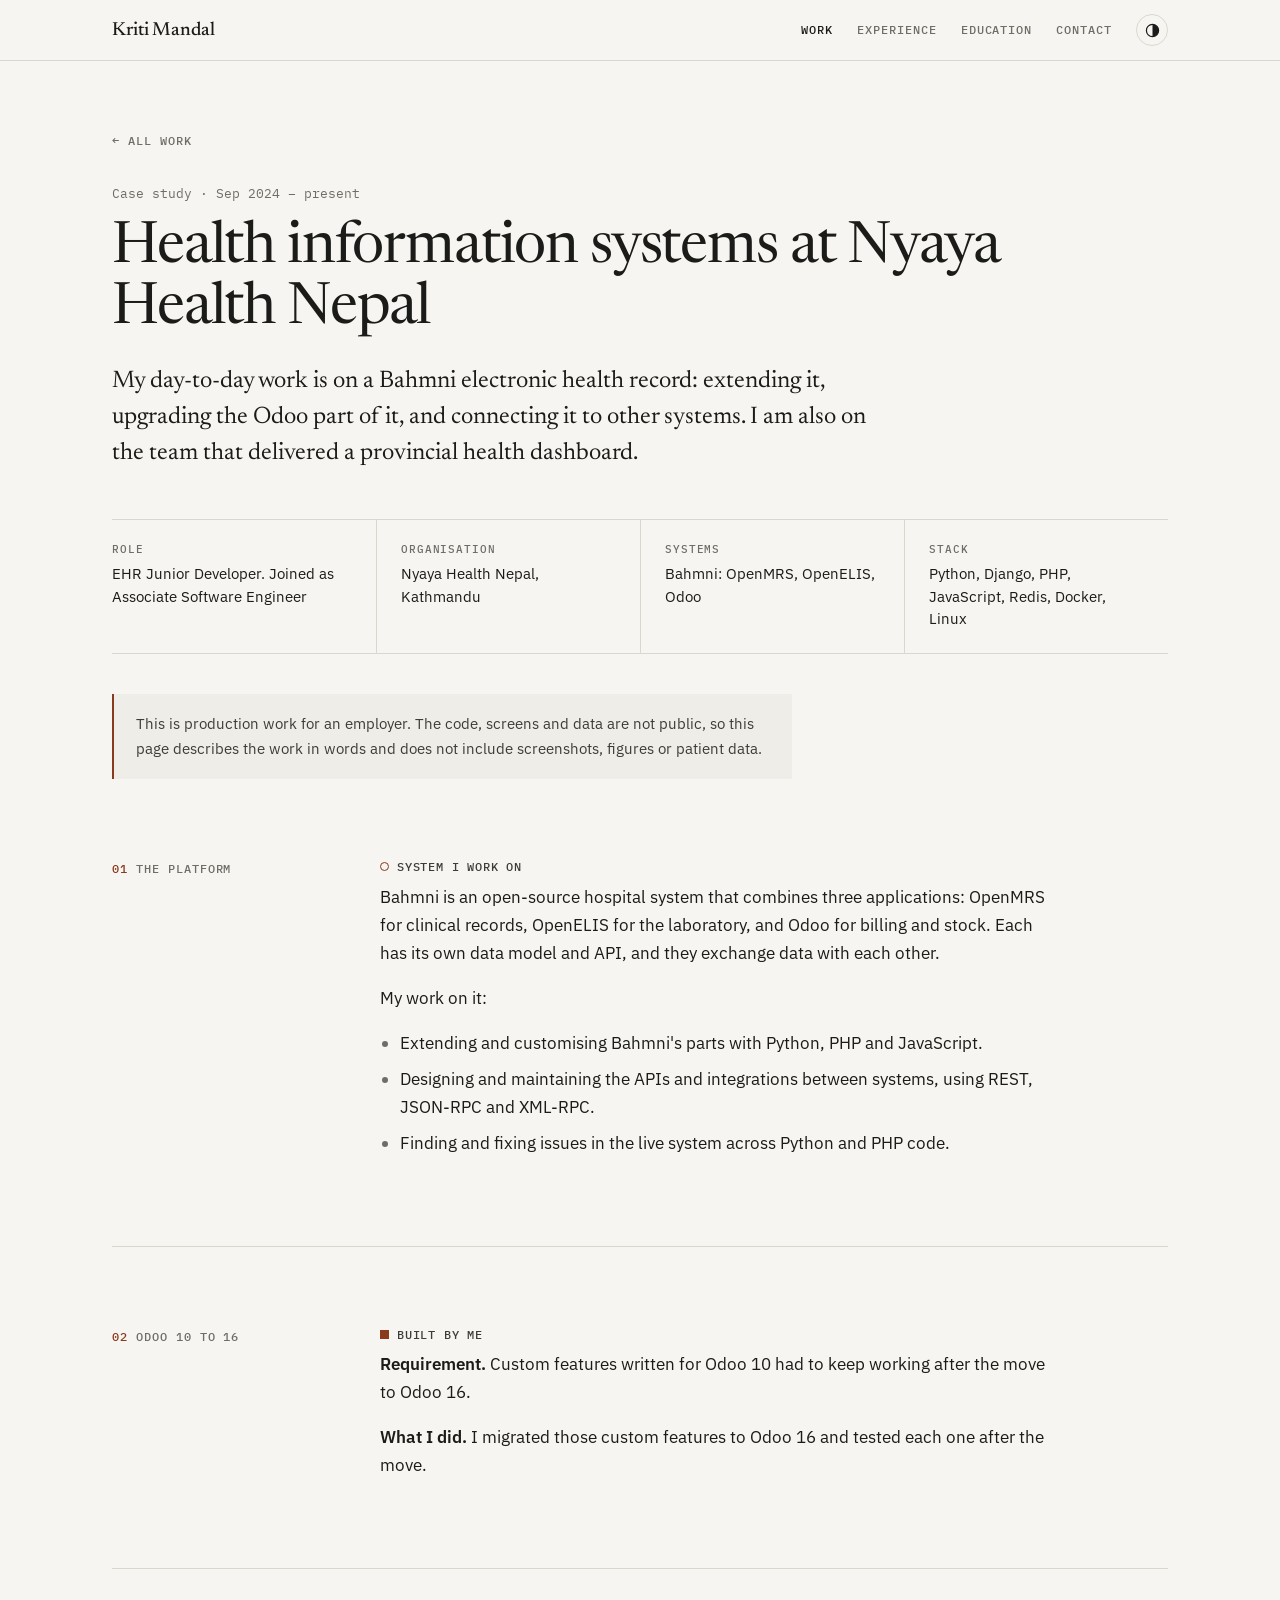
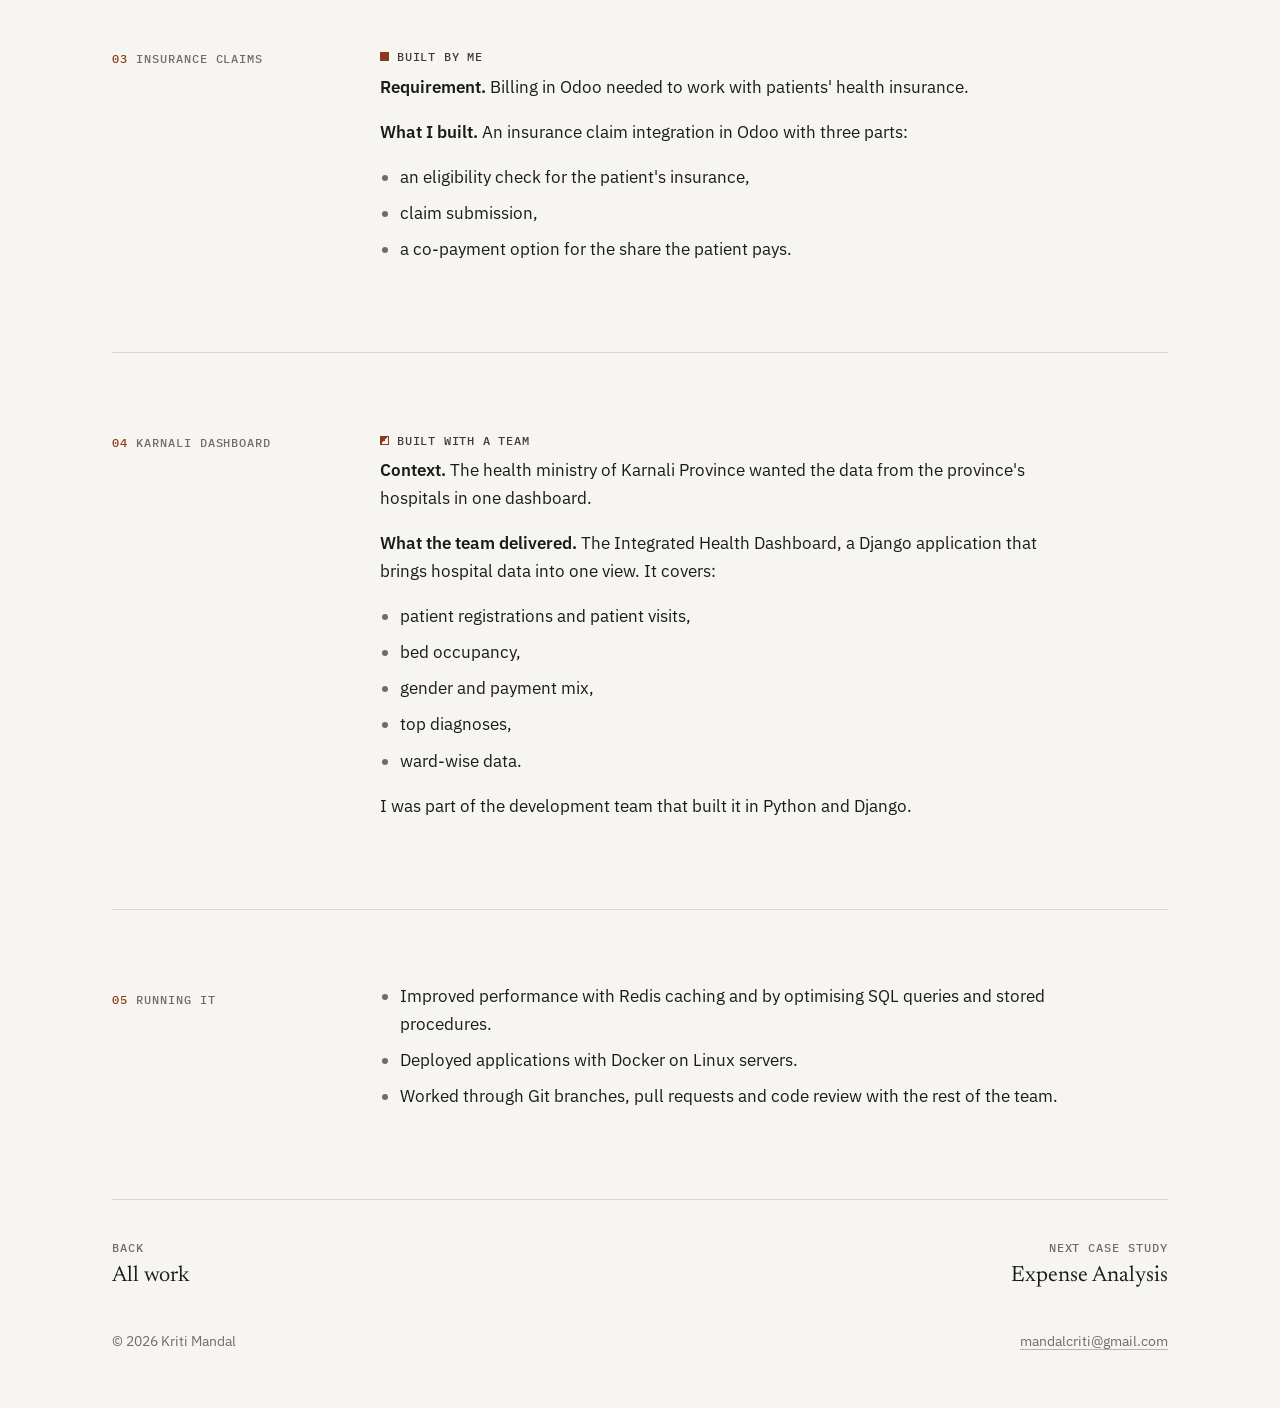
<file: work/nyaya-health-systems.html>
<!doctype html>
<html lang="en">
<head>
<meta charset="utf-8">
<meta name="viewport" content="width=device-width, initial-scale=1">
<title>Health information systems at Nyaya Health Nepal · Kriti Mandal</title>
<meta name="description" content="Kriti Mandal's work on a Bahmni electronic health record, an Odoo 10 to 16 migration, an insurance claim integration and the Integrated Health Dashboard for Karnali Province.">
<link rel="canonical" href="https://kritimandal.github.io/work/nyaya-health-systems.html">
<link rel="icon" href="data:image/svg+xml,%3Csvg xmlns='http://www.w3.org/2000/svg' viewBox='0 0 64 64'%3E%3Crect width='64' height='64' fill='%231b1b19'/%3E%3Ctext x='32' y='44' font-family='Georgia,serif' font-size='34' fill='%23f6f5f1' text-anchor='middle'%3EK%3C/text%3E%3C/svg%3E">
<link rel="preconnect" href="https://fonts.googleapis.com">
<link rel="preconnect" href="https://fonts.gstatic.com" crossorigin>
<link href="https://fonts.googleapis.com/css2?family=IBM+Plex+Mono:wght@400;500&family=IBM+Plex+Sans:ital,wght@0,400;0,500;0,600;1,400&family=Newsreader:opsz,wght@6..72,400;6..72,500&display=swap" rel="stylesheet">
<link rel="stylesheet" href="../assets/css/site.css">
<script>try{var t=localStorage.getItem('theme');if(t==='light'||t==='dark')document.documentElement.setAttribute('data-theme',t)}catch(e){}</script>
</head>
<body>
<a class="skip" href="#main">Skip to content</a>

<header class="site-head">
  <div class="shell">
    <a class="wordmark" href="../">Kriti Mandal</a>
    <nav class="site-nav" aria-label="Sections">
      <a href="../#work" aria-current="page">Work</a>
      <a href="../#experience">Experience</a>
      <a class="optional" href="../#education">Education</a>
      <a href="../#contact">Contact</a>
    </nav>
    <button class="theme-toggle" type="button" aria-label="Switch theme"><svg viewBox="0 0 16 16" aria-hidden="true"><circle cx="8" cy="8" r="6.5" fill="none" stroke="currentColor" stroke-width="1.3"/><path d="M8 1.5a6.5 6.5 0 0 1 0 13z" fill="currentColor"/></svg></button>
  </div>
</header>

<main id="main">
  <div class="shell">
    <header class="case-head">
      <a class="back" href="../#work">← All work</a>
      <div class="entry-meta"><span class="when">Case study · Sep 2024 – present</span></div>
      <h1>Health information systems at Nyaya Health Nepal</h1>
      <p class="lede">My day-to-day work is on a Bahmni electronic health record: extending it, upgrading the Odoo part of it, and connecting it to other systems. I am also on the team that delivered a provincial health dashboard.</p>
    </header>

    <dl class="spec">
      <div><dt>Role</dt><dd>EHR Junior Developer. Joined as Associate Software Engineer</dd></div>
      <div><dt>Organisation</dt><dd>Nyaya Health Nepal, Kathmandu</dd></div>
      <div><dt>Systems</dt><dd>Bahmni: OpenMRS, OpenELIS, Odoo</dd></div>
      <div><dt>Stack</dt><dd>Python, Django, PHP, JavaScript, Redis, Docker, Linux</dd></div>
    </dl>

    <p class="notice">This is production work for an employer. The code, screens and data are not public, so this page describes the work in words and does not include screenshots, figures or patient data.</p>

    <section class="section" aria-labelledby="s1">
      <div class="section-head"><h2 class="label" id="s1"><span class="num">01</span>The platform</h2></div>
      <div class="section-body prose">
        <p class="part platform">System I work on</p>
        <p>Bahmni is an open-source hospital system that combines three applications: OpenMRS for clinical records, OpenELIS for the laboratory, and Odoo for billing and stock. Each has its own data model and API, and they exchange data with each other.</p>
        <p>My work on it:</p>
        <ul>
          <li>Extending and customising Bahmni's parts with Python, PHP and JavaScript.</li>
          <li>Designing and maintaining the APIs and integrations between systems, using REST, JSON-RPC and XML-RPC.</li>
          <li>Finding and fixing issues in the live system across Python and PHP code.</li>
        </ul>
      </div>
    </section>

    <section class="section" aria-labelledby="s2">
      <div class="section-head"><h2 class="label" id="s2"><span class="num">02</span>Odoo 10 to 16</h2></div>
      <div class="section-body prose">
        <p class="part own">Built by me</p>
        <p><strong>Requirement.</strong> Custom features written for Odoo 10 had to keep working after the move to Odoo 16.</p>
        <p><strong>What I did.</strong> I migrated those custom features to Odoo 16 and tested each one after the move.</p>
      </div>
    </section>

    <section class="section" aria-labelledby="s3">
      <div class="section-head"><h2 class="label" id="s3"><span class="num">03</span>Insurance claims</h2></div>
      <div class="section-body prose">
        <p class="part own">Built by me</p>
        <p><strong>Requirement.</strong> Billing in Odoo needed to work with patients' health insurance.</p>
        <p><strong>What I built.</strong> An insurance claim integration in Odoo with three parts:</p>
        <ul>
          <li>an eligibility check for the patient's insurance,</li>
          <li>claim submission,</li>
          <li>a co-payment option for the share the patient pays.</li>
        </ul>
      </div>
    </section>

    <section class="section" aria-labelledby="s4">
      <div class="section-head"><h2 class="label" id="s4"><span class="num">04</span>Karnali dashboard</h2></div>
      <div class="section-body prose">
        <p class="part team">Built with a team</p>
        <p><strong>Context.</strong> The health ministry of Karnali Province wanted the data from the province's hospitals in one dashboard.</p>
        <p><strong>What the team delivered.</strong> The Integrated Health Dashboard, a Django application that brings hospital data into one view. It covers:</p>
        <ul>
          <li>patient registrations and patient visits,</li>
          <li>bed occupancy,</li>
          <li>gender and payment mix,</li>
          <li>top diagnoses,</li>
          <li>ward-wise data.</li>
        </ul>
        <p>I was part of the development team that built it in Python and Django.</p>
      </div>
    </section>

    <section class="section" aria-labelledby="s5">
      <div class="section-head"><h2 class="label" id="s5"><span class="num">05</span>Running it</h2></div>
      <div class="section-body prose">
        <ul>
          <li>Improved performance with Redis caching and by optimising SQL queries and stored procedures.</li>
          <li>Deployed applications with Docker on Linux servers.</li>
          <li>Worked through Git branches, pull requests and code review with the rest of the team.</li>
        </ul>
      </div>
    </section>

    <nav class="next" aria-label="More case studies">
      <a href="../#work"><span class="label">Back</span><span class="title">All work</span></a>
      <a href="expense-analysis.html"><span class="label">Next case study</span><span class="title">Expense Analysis</span></a>
    </nav>
  </div>
</main>

<footer class="site-foot">
  <div class="shell"><span>© <span id="year">2026</span> Kriti Mandal</span><span><a href="mailto:mandalcriti@gmail.com">mandalcriti@gmail.com</a></span></div>
</footer>
<script src="../assets/site.js"></script>
</body>
</html>
</file>
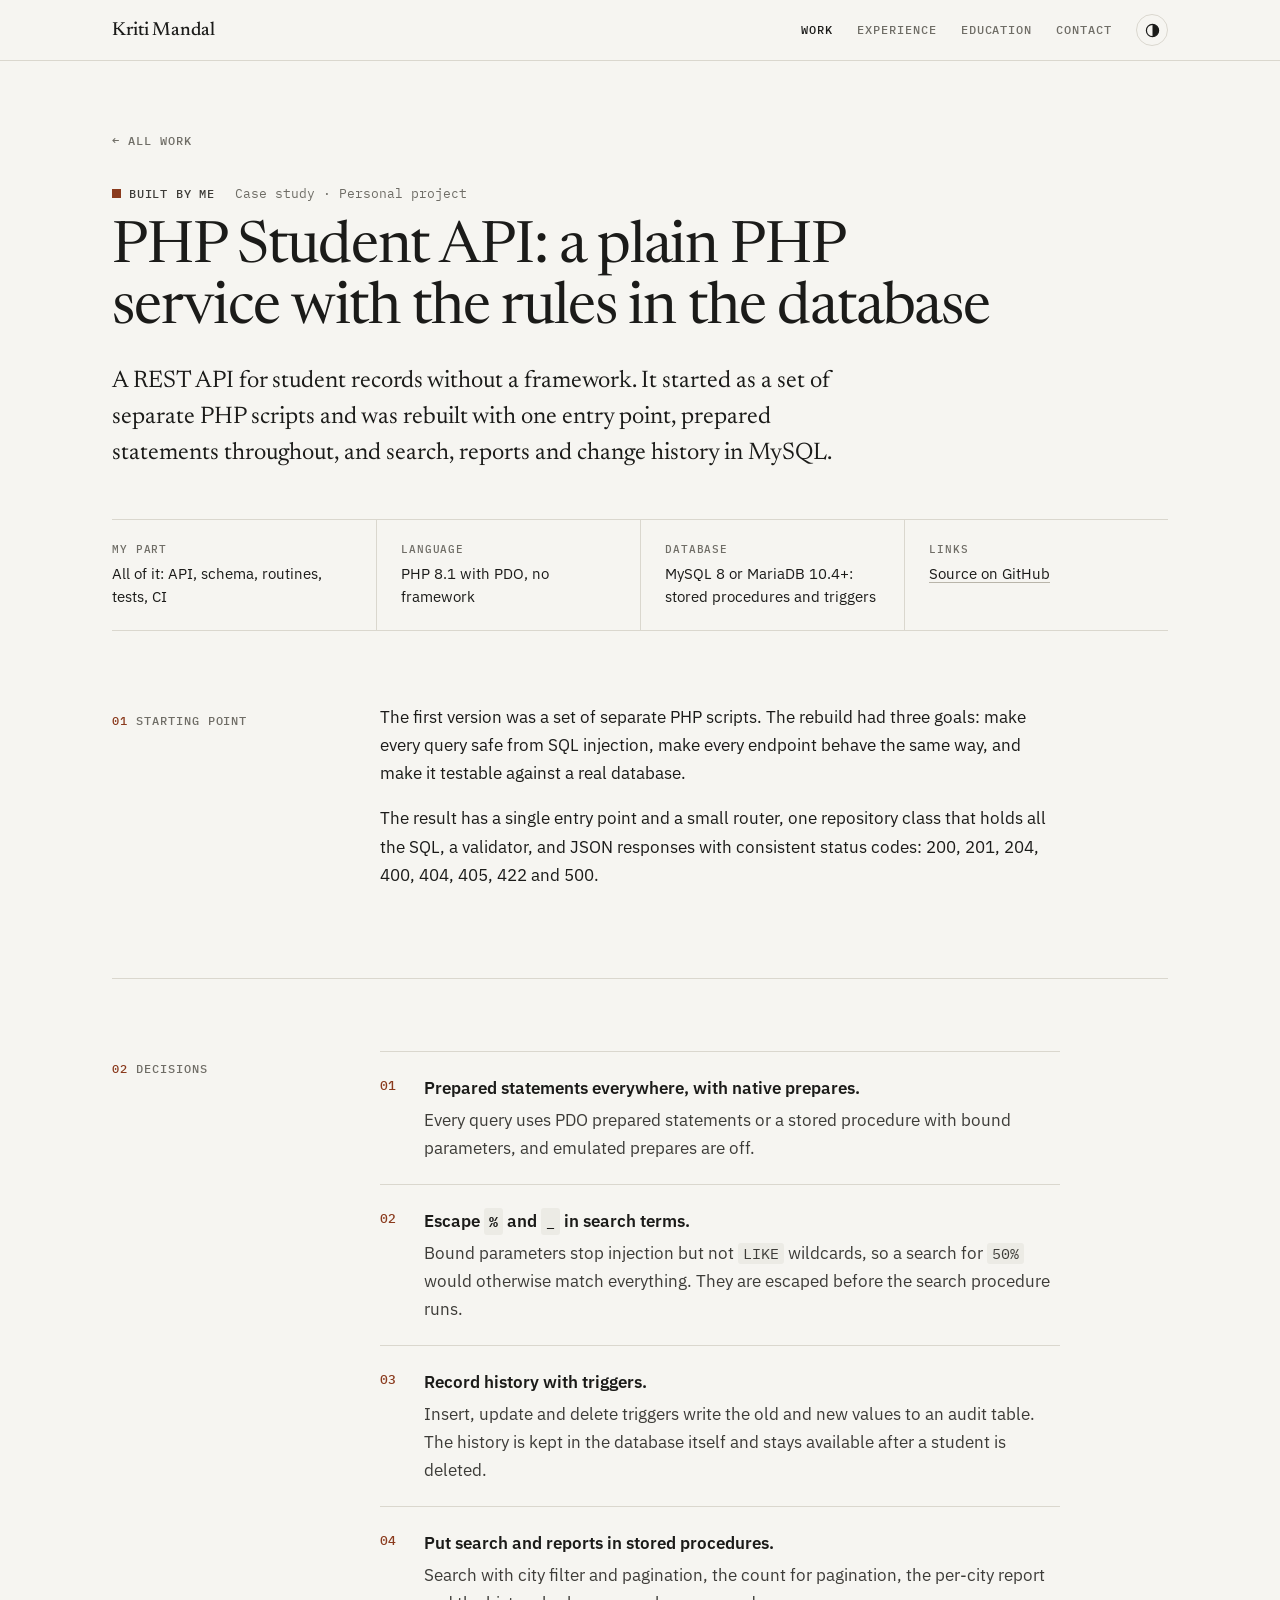
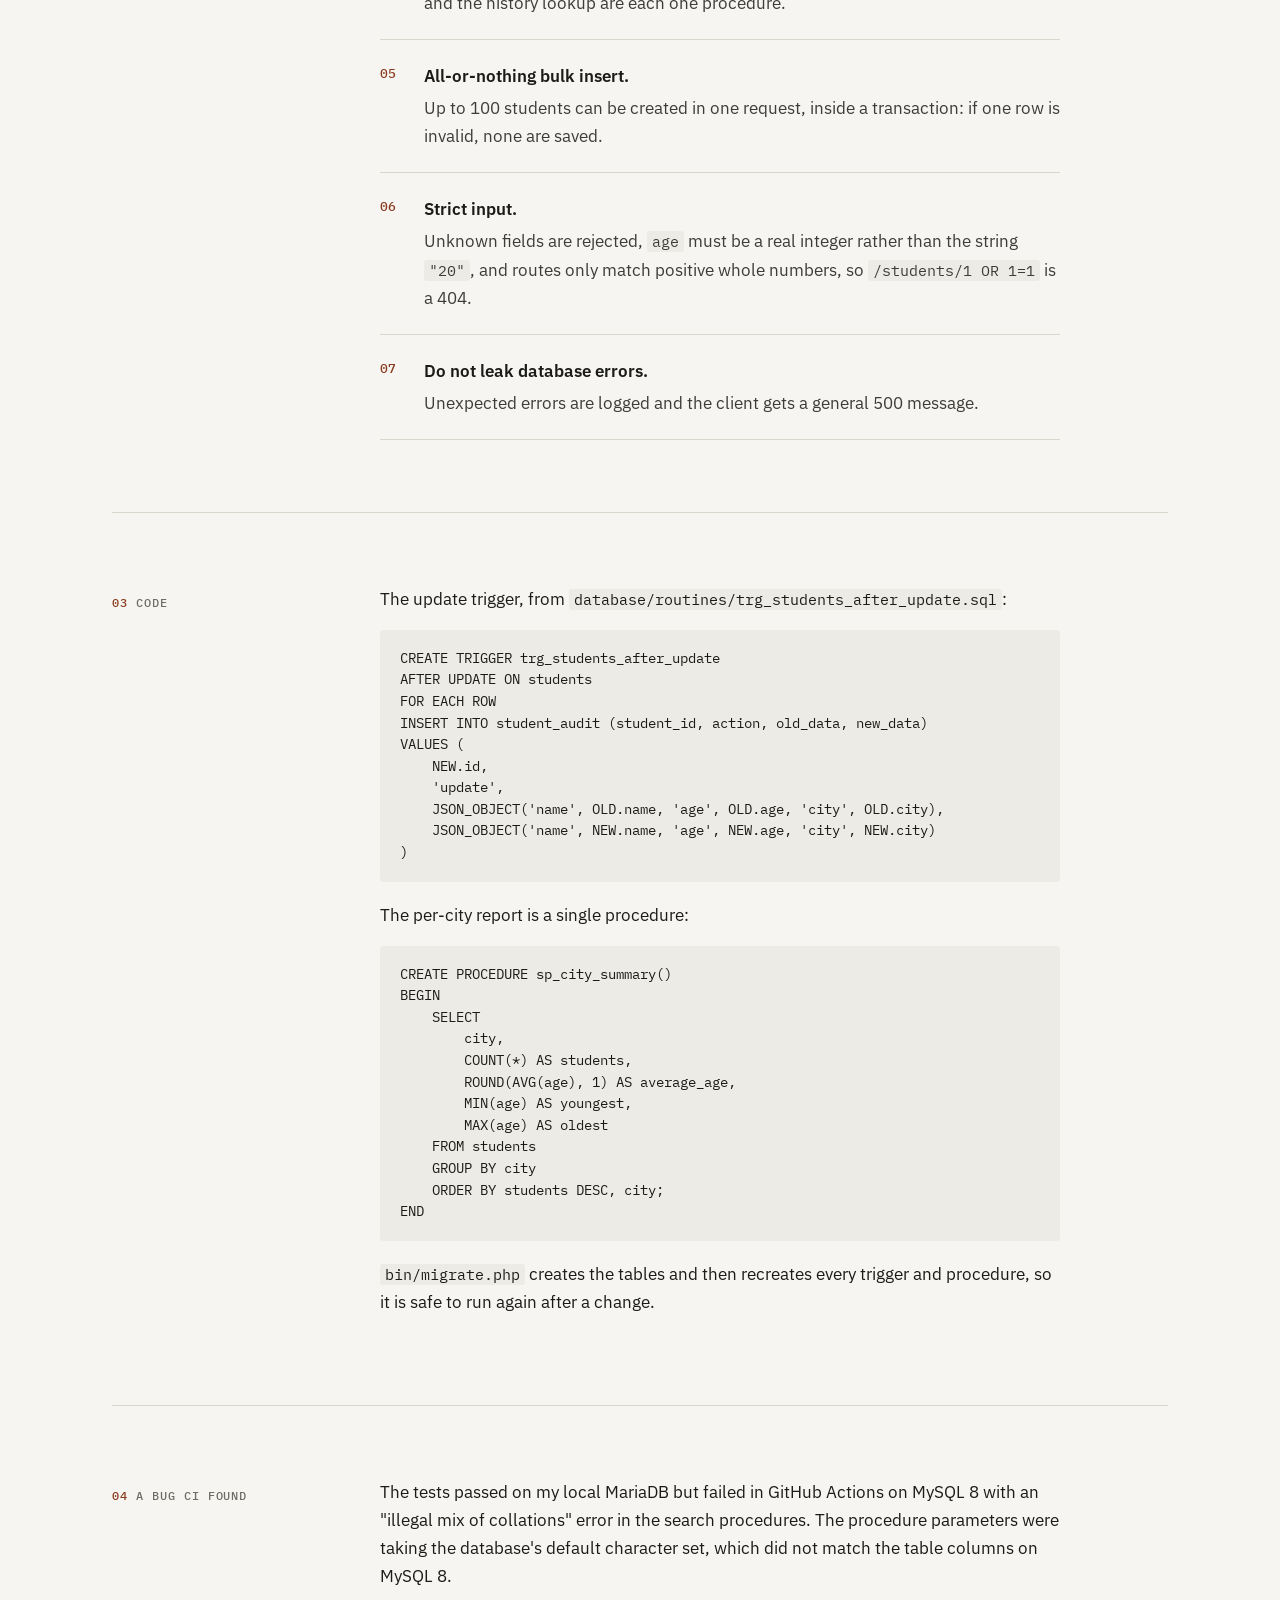
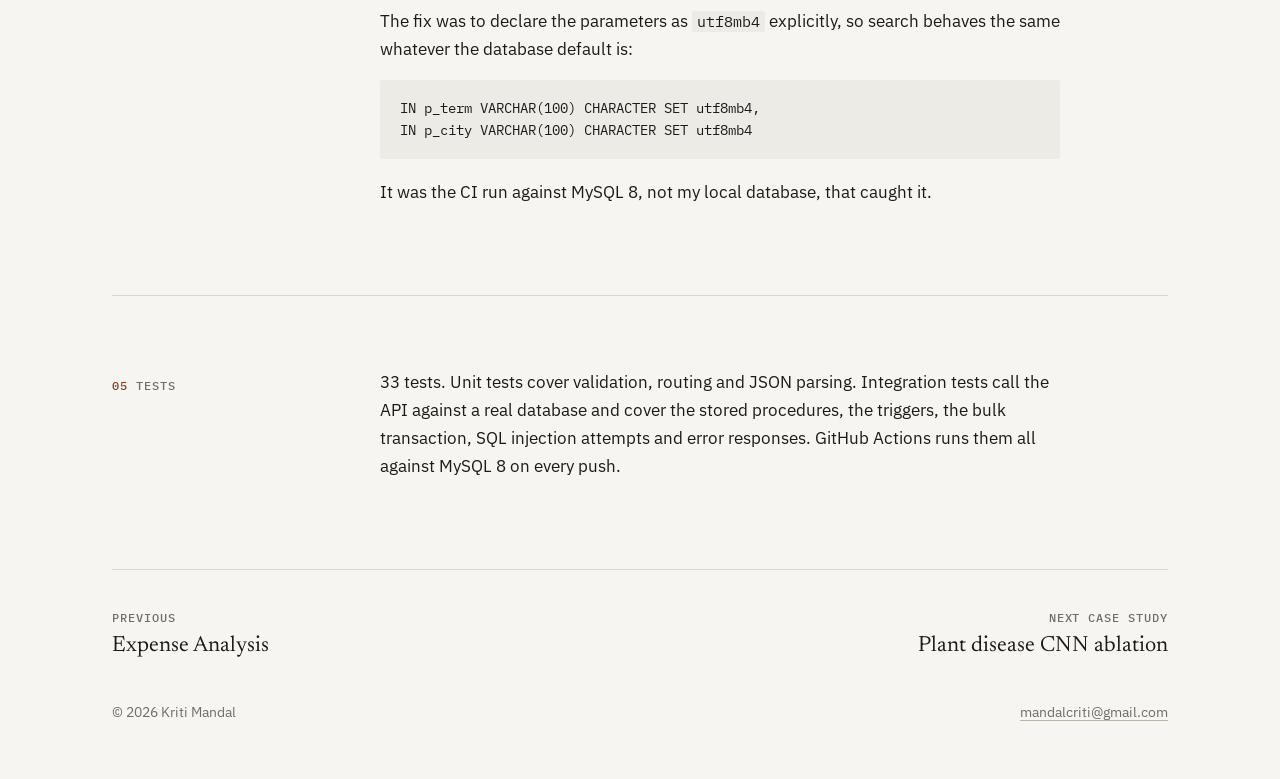
<file: work/php-student-api.html>
<!doctype html>
<html lang="en">
<head>
<meta charset="utf-8">
<meta name="viewport" content="width=device-width, initial-scale=1">
<title>PHP Student API · Kriti Mandal</title>
<meta name="description" content="Case study: a student records REST API in plain PHP with PDO, MySQL stored procedures and audit triggers, tested against MySQL 8.">
<link rel="canonical" href="https://kritimandal.github.io/work/php-student-api.html">
<link rel="icon" href="data:image/svg+xml,%3Csvg xmlns='http://www.w3.org/2000/svg' viewBox='0 0 64 64'%3E%3Crect width='64' height='64' fill='%231b1b19'/%3E%3Ctext x='32' y='44' font-family='Georgia,serif' font-size='34' fill='%23f6f5f1' text-anchor='middle'%3EK%3C/text%3E%3C/svg%3E">
<link rel="preconnect" href="https://fonts.googleapis.com">
<link rel="preconnect" href="https://fonts.gstatic.com" crossorigin>
<link href="https://fonts.googleapis.com/css2?family=IBM+Plex+Mono:wght@400;500&family=IBM+Plex+Sans:ital,wght@0,400;0,500;0,600;1,400&family=Newsreader:opsz,wght@6..72,400;6..72,500&display=swap" rel="stylesheet">
<link rel="stylesheet" href="../assets/css/site.css">
<script>try{var t=localStorage.getItem('theme');if(t==='light'||t==='dark')document.documentElement.setAttribute('data-theme',t)}catch(e){}</script>
</head>
<body>
<a class="skip" href="#main">Skip to content</a>

<header class="site-head">
  <div class="shell">
    <a class="wordmark" href="../">Kriti Mandal</a>
    <nav class="site-nav" aria-label="Sections">
      <a href="../#work" aria-current="page">Work</a>
      <a href="../#experience">Experience</a>
      <a class="optional" href="../#education">Education</a>
      <a href="../#contact">Contact</a>
    </nav>
    <button class="theme-toggle" type="button" aria-label="Switch theme"><svg viewBox="0 0 16 16" aria-hidden="true"><circle cx="8" cy="8" r="6.5" fill="none" stroke="currentColor" stroke-width="1.3"/><path d="M8 1.5a6.5 6.5 0 0 1 0 13z" fill="currentColor"/></svg></button>
  </div>
</header>

<main id="main">
  <div class="shell">
    <header class="case-head">
      <a class="back" href="../#work">← All work</a>
      <div class="entry-meta"><span class="part own">Built by me</span><span class="when">Case study · Personal project</span></div>
      <h1>PHP Student API: a plain PHP service with the rules in the database</h1>
      <p class="lede">A REST API for student records without a framework. It started as a set of separate PHP scripts and was rebuilt with one entry point, prepared statements throughout, and search, reports and change history in MySQL.</p>
    </header>

    <dl class="spec">
      <div><dt>My part</dt><dd>All of it: API, schema, routines, tests, CI</dd></div>
      <div><dt>Language</dt><dd>PHP 8.1 with PDO, no framework</dd></div>
      <div><dt>Database</dt><dd>MySQL 8 or MariaDB 10.4+: stored procedures and triggers</dd></div>
      <div><dt>Links</dt><dd><a href="https://github.com/Kritimandal/php-student-api">Source on GitHub</a></dd></div>
    </dl>

    <section class="section" aria-labelledby="s1">
      <div class="section-head"><h2 class="label" id="s1"><span class="num">01</span>Starting point</h2></div>
      <div class="section-body prose">
        <p>The first version was a set of separate PHP scripts. The rebuild had three goals: make every query safe from SQL injection, make every endpoint behave the same way, and make it testable against a real database.</p>
        <p>The result has a single entry point and a small router, one repository class that holds all the SQL, a validator, and JSON responses with consistent status codes: 200, 201, 204, 400, 404, 405, 422 and 500.</p>
      </div>
    </section>

    <section class="section" aria-labelledby="s2">
      <div class="section-head"><h2 class="label" id="s2"><span class="num">02</span>Decisions</h2></div>
      <div class="section-body">
        <ol class="decisions">
          <li><div><strong>Prepared statements everywhere, with native prepares.</strong><p>Every query uses PDO prepared statements or a stored procedure with bound parameters, and emulated prepares are off.</p></div></li>
          <li><div><strong>Escape <code>%</code> and <code>_</code> in search terms.</strong><p>Bound parameters stop injection but not <code>LIKE</code> wildcards, so a search for <code>50%</code> would otherwise match everything. They are escaped before the search procedure runs.</p></div></li>
          <li><div><strong>Record history with triggers.</strong><p>Insert, update and delete triggers write the old and new values to an audit table. The history is kept in the database itself and stays available after a student is deleted.</p></div></li>
          <li><div><strong>Put search and reports in stored procedures.</strong><p>Search with city filter and pagination, the count for pagination, the per-city report and the history lookup are each one procedure.</p></div></li>
          <li><div><strong>All-or-nothing bulk insert.</strong><p>Up to 100 students can be created in one request, inside a transaction: if one row is invalid, none are saved.</p></div></li>
          <li><div><strong>Strict input.</strong><p>Unknown fields are rejected, <code>age</code> must be a real integer rather than the string <code>"20"</code>, and routes only match positive whole numbers, so <code>/students/1 OR 1=1</code> is a 404.</p></div></li>
          <li><div><strong>Do not leak database errors.</strong><p>Unexpected errors are logged and the client gets a general 500 message.</p></div></li>
        </ol>
      </div>
    </section>

    <section class="section" aria-labelledby="s3">
      <div class="section-head"><h2 class="label" id="s3"><span class="num">03</span>Code</h2></div>
      <div class="section-body prose">
        <p>The update trigger, from <code>database/routines/trg_students_after_update.sql</code>:</p>
<pre><code>CREATE TRIGGER trg_students_after_update
AFTER UPDATE ON students
FOR EACH ROW
INSERT INTO student_audit (student_id, action, old_data, new_data)
VALUES (
    NEW.id,
    'update',
    JSON_OBJECT('name', OLD.name, 'age', OLD.age, 'city', OLD.city),
    JSON_OBJECT('name', NEW.name, 'age', NEW.age, 'city', NEW.city)
)</code></pre>
        <p>The per-city report is a single procedure:</p>
<pre><code>CREATE PROCEDURE sp_city_summary()
BEGIN
    SELECT
        city,
        COUNT(*) AS students,
        ROUND(AVG(age), 1) AS average_age,
        MIN(age) AS youngest,
        MAX(age) AS oldest
    FROM students
    GROUP BY city
    ORDER BY students DESC, city;
END</code></pre>
        <p><code>bin/migrate.php</code> creates the tables and then recreates every trigger and procedure, so it is safe to run again after a change.</p>
      </div>
    </section>

    <section class="section" aria-labelledby="s4">
      <div class="section-head"><h2 class="label" id="s4"><span class="num">04</span>A bug CI found</h2></div>
      <div class="section-body prose">
        <p>The tests passed on my local MariaDB but failed in GitHub Actions on MySQL 8 with an "illegal mix of collations" error in the search procedures. The procedure parameters were taking the database's default character set, which did not match the table columns on MySQL 8.</p>
        <p>The fix was to declare the parameters as <code>utf8mb4</code> explicitly, so search behaves the same whatever the database default is:</p>
<pre><code>IN p_term VARCHAR(100) CHARACTER SET utf8mb4,
IN p_city VARCHAR(100) CHARACTER SET utf8mb4</code></pre>
        <p>It was the CI run against MySQL 8, not my local database, that caught it.</p>
      </div>
    </section>

    <section class="section" aria-labelledby="s5">
      <div class="section-head"><h2 class="label" id="s5"><span class="num">05</span>Tests</h2></div>
      <div class="section-body prose">
        <p>33 tests. Unit tests cover validation, routing and JSON parsing. Integration tests call the API against a real database and cover the stored procedures, the triggers, the bulk transaction, SQL injection attempts and error responses. GitHub Actions runs them all against MySQL 8 on every push.</p>
      </div>
    </section>

    <nav class="next" aria-label="More case studies">
      <a href="expense-analysis.html"><span class="label">Previous</span><span class="title">Expense Analysis</span></a>
      <a href="plant-disease-cnn.html"><span class="label">Next case study</span><span class="title">Plant disease CNN ablation</span></a>
    </nav>
  </div>
</main>

<footer class="site-foot">
  <div class="shell"><span>© <span id="year">2026</span> Kriti Mandal</span><span><a href="mailto:mandalcriti@gmail.com">mandalcriti@gmail.com</a></span></div>
</footer>
<script src="../assets/site.js"></script>
</body>
</html>
</file>
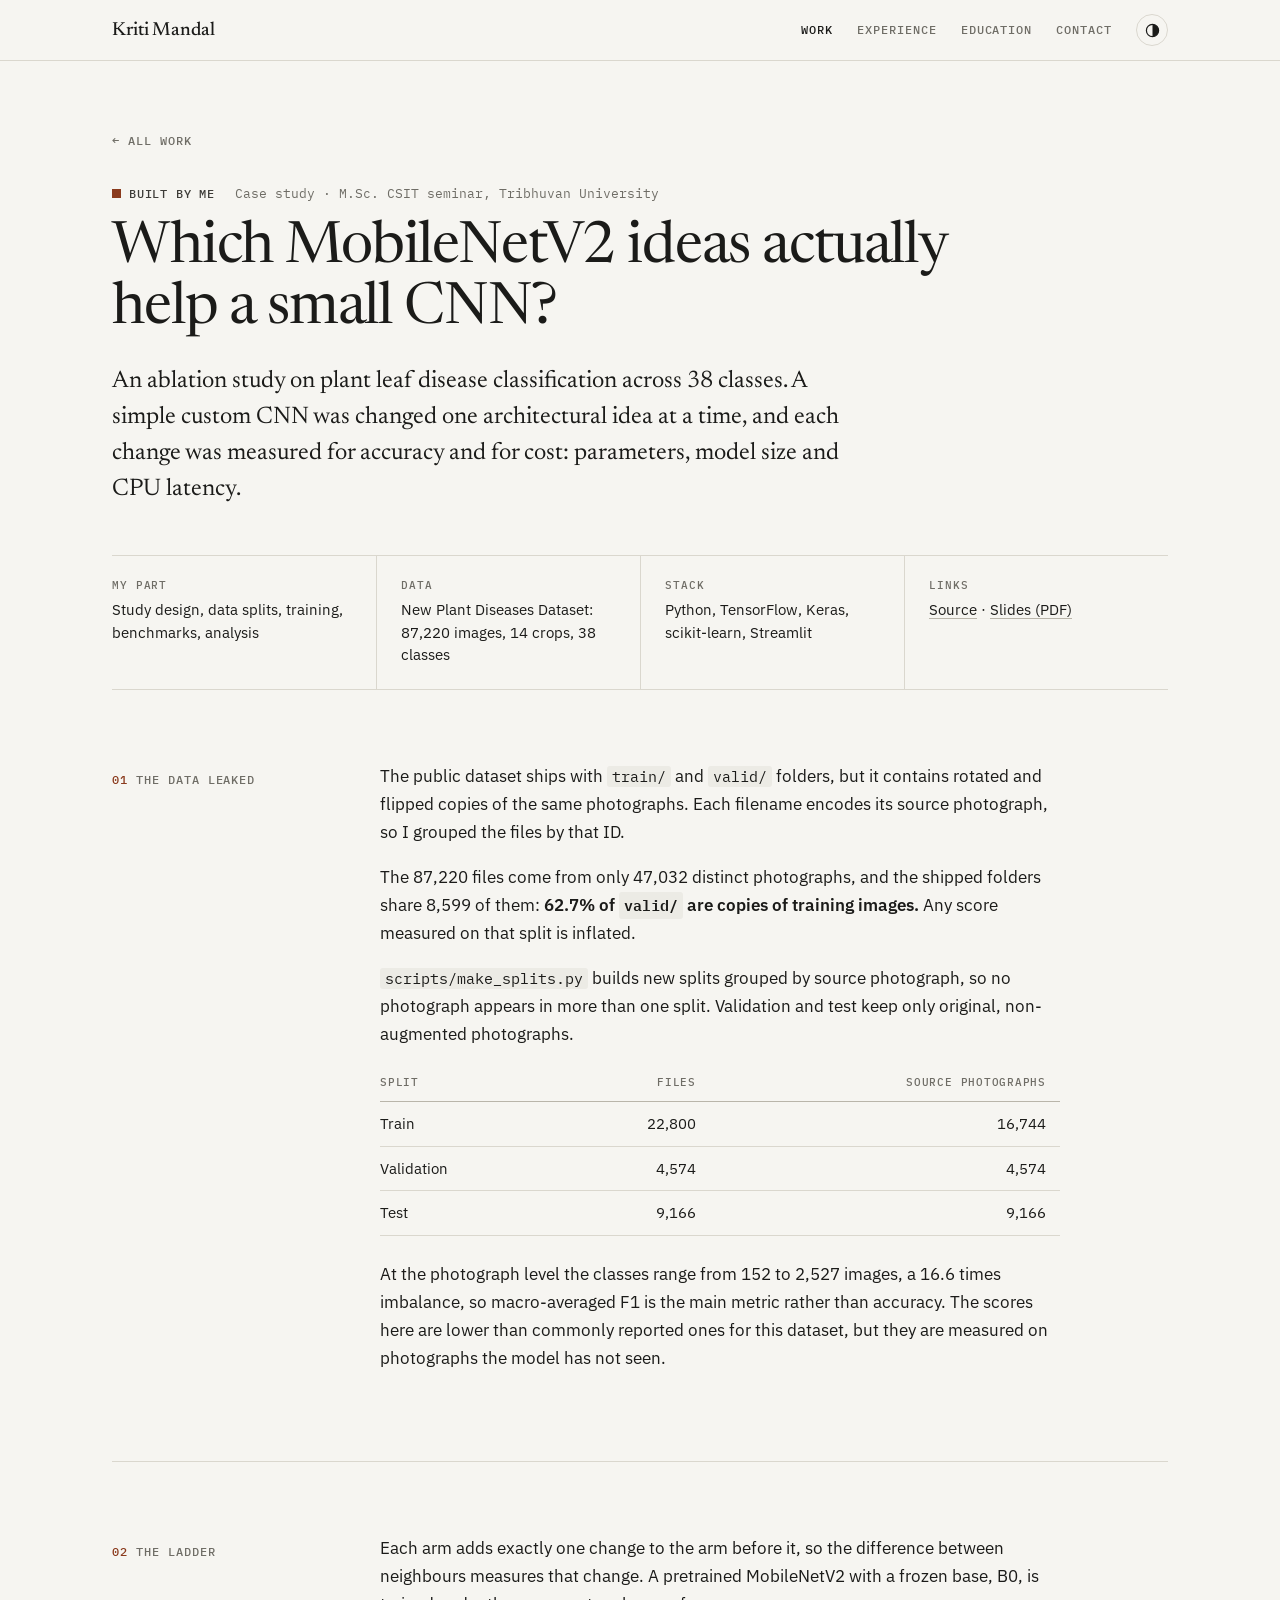
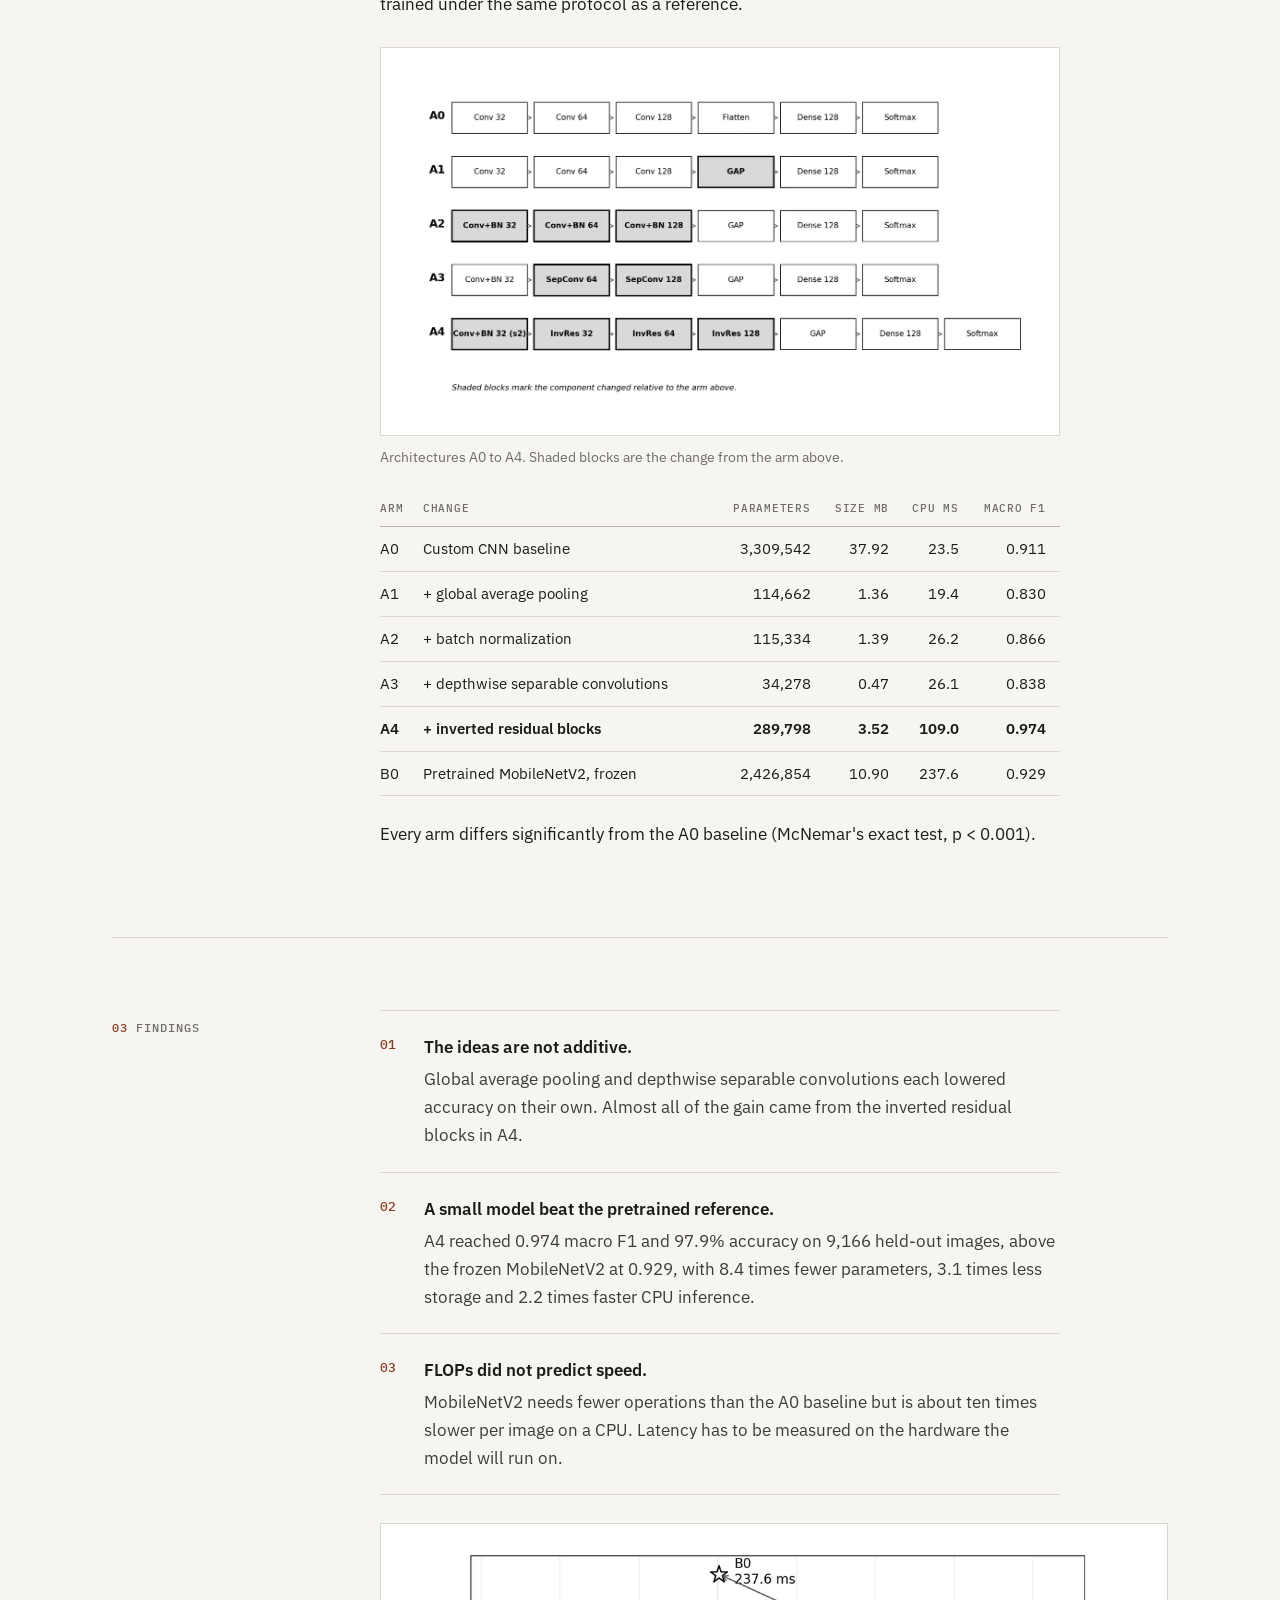
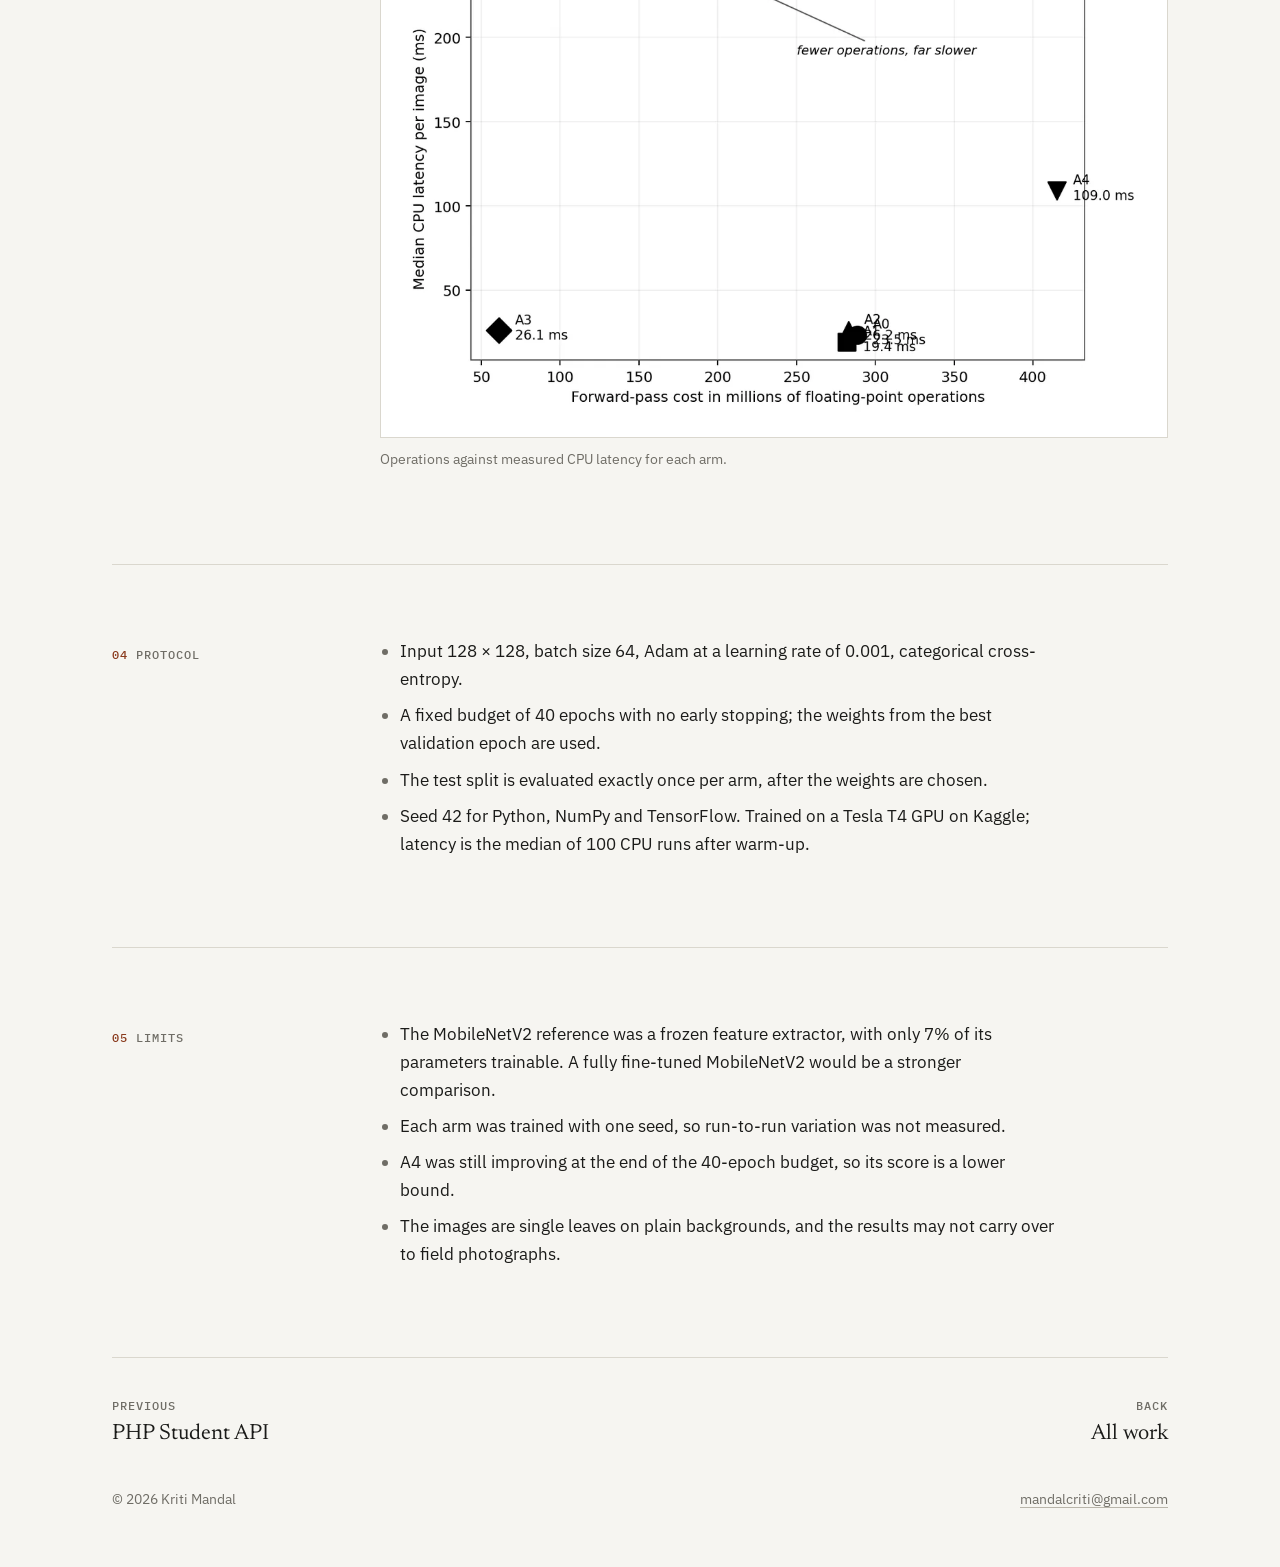
<file: work/plant-disease-cnn.html>
<!doctype html>
<html lang="en">
<head>
<meta charset="utf-8">
<meta name="viewport" content="width=device-width, initial-scale=1">
<title>Plant disease CNN ablation · Kriti Mandal</title>
<meta name="description" content="Case study: an ablation study of MobileNetV2 ideas in a small CNN for 38 plant disease classes, with leakage-free data splits. M.Sc. CSIT seminar.">
<link rel="canonical" href="https://kritimandal.github.io/work/plant-disease-cnn.html">
<link rel="icon" href="data:image/svg+xml,%3Csvg xmlns='http://www.w3.org/2000/svg' viewBox='0 0 64 64'%3E%3Crect width='64' height='64' fill='%231b1b19'/%3E%3Ctext x='32' y='44' font-family='Georgia,serif' font-size='34' fill='%23f6f5f1' text-anchor='middle'%3EK%3C/text%3E%3C/svg%3E">
<link rel="preconnect" href="https://fonts.googleapis.com">
<link rel="preconnect" href="https://fonts.gstatic.com" crossorigin>
<link href="https://fonts.googleapis.com/css2?family=IBM+Plex+Mono:wght@400;500&family=IBM+Plex+Sans:ital,wght@0,400;0,500;0,600;1,400&family=Newsreader:opsz,wght@6..72,400;6..72,500&display=swap" rel="stylesheet">
<link rel="stylesheet" href="../assets/css/site.css">
<script>try{var t=localStorage.getItem('theme');if(t==='light'||t==='dark')document.documentElement.setAttribute('data-theme',t)}catch(e){}</script>
</head>
<body>
<a class="skip" href="#main">Skip to content</a>

<header class="site-head">
  <div class="shell">
    <a class="wordmark" href="../">Kriti Mandal</a>
    <nav class="site-nav" aria-label="Sections">
      <a href="../#work" aria-current="page">Work</a>
      <a href="../#experience">Experience</a>
      <a class="optional" href="../#education">Education</a>
      <a href="../#contact">Contact</a>
    </nav>
    <button class="theme-toggle" type="button" aria-label="Switch theme"><svg viewBox="0 0 16 16" aria-hidden="true"><circle cx="8" cy="8" r="6.5" fill="none" stroke="currentColor" stroke-width="1.3"/><path d="M8 1.5a6.5 6.5 0 0 1 0 13z" fill="currentColor"/></svg></button>
  </div>
</header>

<main id="main">
  <div class="shell">
    <header class="case-head">
      <a class="back" href="../#work">← All work</a>
      <div class="entry-meta"><span class="part own">Built by me</span><span class="when">Case study · M.Sc. CSIT seminar, Tribhuvan University</span></div>
      <h1>Which MobileNetV2 ideas actually help a small CNN?</h1>
      <p class="lede">An ablation study on plant leaf disease classification across 38 classes. A simple custom CNN was changed one architectural idea at a time, and each change was measured for accuracy and for cost: parameters, model size and CPU latency.</p>
    </header>

    <dl class="spec">
      <div><dt>My part</dt><dd>Study design, data splits, training, benchmarks, analysis</dd></div>
      <div><dt>Data</dt><dd>New Plant Diseases Dataset: 87,220 images, 14 crops, 38 classes</dd></div>
      <div><dt>Stack</dt><dd>Python, TensorFlow, Keras, scikit-learn, Streamlit</dd></div>
      <div><dt>Links</dt><dd><a href="https://github.com/Kritimandal/plant-disease-cnn-ablation">Source</a> · <a href="https://github.com/Kritimandal/plant-disease-cnn-ablation/blob/main/docs/Seminar_Presentation.pdf">Slides (PDF)</a></dd></div>
    </dl>

    <section class="section" aria-labelledby="s1">
      <div class="section-head"><h2 class="label" id="s1"><span class="num">01</span>The data leaked</h2></div>
      <div class="section-body prose">
        <p>The public dataset ships with <code>train/</code> and <code>valid/</code> folders, but it contains rotated and flipped copies of the same photographs. Each filename encodes its source photograph, so I grouped the files by that ID.</p>
        <p>The 87,220 files come from only 47,032 distinct photographs, and the shipped folders share 8,599 of them: <strong>62.7% of <code>valid/</code> are copies of training images.</strong> Any score measured on that split is inflated.</p>
        <p><code>scripts/make_splits.py</code> builds new splits grouped by source photograph, so no photograph appears in more than one split. Validation and test keep only original, non-augmented photographs.</p>
        <div class="table-wrap">
          <table>
            <thead><tr><th>Split</th><th class="num">Files</th><th class="num">Source photographs</th></tr></thead>
            <tbody>
              <tr><td>Train</td><td class="num">22,800</td><td class="num">16,744</td></tr>
              <tr><td>Validation</td><td class="num">4,574</td><td class="num">4,574</td></tr>
              <tr><td>Test</td><td class="num">9,166</td><td class="num">9,166</td></tr>
            </tbody>
          </table>
        </div>
        <p>At the photograph level the classes range from 152 to 2,527 images, a 16.6 times imbalance, so macro-averaged F1 is the main metric rather than accuracy. The scores here are lower than commonly reported ones for this dataset, but they are measured on photographs the model has not seen.</p>
      </div>
    </section>

    <section class="section" aria-labelledby="s2">
      <div class="section-head"><h2 class="label" id="s2"><span class="num">02</span>The ladder</h2></div>
      <div class="section-body prose">
        <p>Each arm adds exactly one change to the arm before it, so the difference between neighbours measures that change. A pretrained MobileNetV2 with a frozen base, B0, is trained under the same protocol as a reference.</p>
        <figure class="shot plate">
          <img src="../assets/img/cnn-architectures.webp" width="1400" height="771" loading="lazy" alt="Diagram of architectures A0 to A4 as rows of blocks. Shaded blocks mark the change from the row above: global average pooling, batch normalization, separable convolutions, then inverted residual blocks.">
          <figcaption>Architectures A0 to A4. Shaded blocks are the change from the arm above.</figcaption>
        </figure>
        <div class="table-wrap">
          <table>
            <thead><tr><th>Arm</th><th>Change</th><th class="num">Parameters</th><th class="num">Size MB</th><th class="num">CPU ms</th><th class="num">Macro F1</th></tr></thead>
            <tbody>
              <tr><td>A0</td><td>Custom CNN baseline</td><td class="num">3,309,542</td><td class="num">37.92</td><td class="num">23.5</td><td class="num">0.911</td></tr>
              <tr><td>A1</td><td>+ global average pooling</td><td class="num">114,662</td><td class="num">1.36</td><td class="num">19.4</td><td class="num">0.830</td></tr>
              <tr><td>A2</td><td>+ batch normalization</td><td class="num">115,334</td><td class="num">1.39</td><td class="num">26.2</td><td class="num">0.866</td></tr>
              <tr><td>A3</td><td>+ depthwise separable convolutions</td><td class="num">34,278</td><td class="num">0.47</td><td class="num">26.1</td><td class="num">0.838</td></tr>
              <tr class="hl"><td>A4</td><td>+ inverted residual blocks</td><td class="num">289,798</td><td class="num">3.52</td><td class="num">109.0</td><td class="num">0.974</td></tr>
              <tr><td>B0</td><td>Pretrained MobileNetV2, frozen</td><td class="num">2,426,854</td><td class="num">10.90</td><td class="num">237.6</td><td class="num">0.929</td></tr>
            </tbody>
          </table>
        </div>
        <p>Every arm differs significantly from the A0 baseline (McNemar's exact test, p &lt; 0.001).</p>
      </div>
    </section>

    <section class="section" aria-labelledby="s3">
      <div class="section-head"><h2 class="label" id="s3"><span class="num">03</span>Findings</h2></div>
      <div class="section-body">
        <ol class="decisions">
          <li><div><strong>The ideas are not additive.</strong><p>Global average pooling and depthwise separable convolutions each lowered accuracy on their own. Almost all of the gain came from the inverted residual blocks in A4.</p></div></li>
          <li><div><strong>A small model beat the pretrained reference.</strong><p>A4 reached 0.974 macro F1 and 97.9% accuracy on 9,166 held-out images, above the frozen MobileNetV2 at 0.929, with 8.4 times fewer parameters, 3.1 times less storage and 2.2 times faster CPU inference.</p></div></li>
          <li><div><strong>FLOPs did not predict speed.</strong><p>MobileNetV2 needs fewer operations than the A0 baseline but is about ten times slower per image on a CPU. Latency has to be measured on the hardware the model will run on.</p></div></li>
        </ol>
        <figure class="shot plate">
          <img src="../assets/img/cnn-flops-vs-latency.webp" width="1100" height="702" loading="lazy" alt="Scatter plot of floating point operations against measured CPU latency for each arm, showing that fewer operations did not mean lower latency.">
          <figcaption>Operations against measured CPU latency for each arm.</figcaption>
        </figure>
      </div>
    </section>

    <section class="section" aria-labelledby="s4">
      <div class="section-head"><h2 class="label" id="s4"><span class="num">04</span>Protocol</h2></div>
      <div class="section-body prose">
        <ul>
          <li>Input 128 × 128, batch size 64, Adam at a learning rate of 0.001, categorical cross-entropy.</li>
          <li>A fixed budget of 40 epochs with no early stopping; the weights from the best validation epoch are used.</li>
          <li>The test split is evaluated exactly once per arm, after the weights are chosen.</li>
          <li>Seed 42 for Python, NumPy and TensorFlow. Trained on a Tesla T4 GPU on Kaggle; latency is the median of 100 CPU runs after warm-up.</li>
        </ul>
      </div>
    </section>

    <section class="section" aria-labelledby="s5">
      <div class="section-head"><h2 class="label" id="s5"><span class="num">05</span>Limits</h2></div>
      <div class="section-body prose">
        <ul>
          <li>The MobileNetV2 reference was a frozen feature extractor, with only 7% of its parameters trainable. A fully fine-tuned MobileNetV2 would be a stronger comparison.</li>
          <li>Each arm was trained with one seed, so run-to-run variation was not measured.</li>
          <li>A4 was still improving at the end of the 40-epoch budget, so its score is a lower bound.</li>
          <li>The images are single leaves on plain backgrounds, and the results may not carry over to field photographs.</li>
        </ul>
      </div>
    </section>

    <nav class="next" aria-label="More case studies">
      <a href="php-student-api.html"><span class="label">Previous</span><span class="title">PHP Student API</span></a>
      <a href="../#work"><span class="label">Back</span><span class="title">All work</span></a>
    </nav>
  </div>
</main>

<footer class="site-foot">
  <div class="shell"><span>© <span id="year">2026</span> Kriti Mandal</span><span><a href="mailto:mandalcriti@gmail.com">mandalcriti@gmail.com</a></span></div>
</footer>
<script src="../assets/site.js"></script>
</body>
</html>
</file>
<file: assets/css/site.css>
:root {
  --paper: #f6f5f1;
  --paper-2: #efede7;
  --plate: #ffffff;
  --ink: #1b1b19;
  --ink-2: #3d3c38;
  --muted: #6f6d66;
  --rule: #dad7ce;
  --rule-strong: #b9b5aa;
  --accent: #8a3a1d;
  --accent-soft: #f1e4dc;
  --code-bg: #ecebe5;
  --serif: "Newsreader", Georgia, "Times New Roman", serif;
  --sans: "IBM Plex Sans", system-ui, -apple-system, "Segoe UI", Roboto, sans-serif;
  --mono: "IBM Plex Mono", ui-monospace, SFMono-Regular, Menlo, Consolas, monospace;
  --gutter: 220px;
  --measure: 680px;
  color-scheme: light;
}

@media (prefers-color-scheme: dark) {
  :root:not([data-theme="light"]) {
    --paper: #141413;
    --paper-2: #1b1b19;
    --plate: #f4f3ef;
    --ink: #ecebe6;
    --ink-2: #cfcdc6;
    --muted: #9a978f;
    --rule: #2e2d2a;
    --rule-strong: #46443f;
    --accent: #e3916a;
    --accent-soft: #2c1d16;
    --code-bg: #1f1e1c;
    color-scheme: dark;
  }
}

:root[data-theme="dark"] {
  --paper: #141413;
  --paper-2: #1b1b19;
  --plate: #f4f3ef;
  --ink: #ecebe6;
  --ink-2: #cfcdc6;
  --muted: #9a978f;
  --rule: #2e2d2a;
  --rule-strong: #46443f;
  --accent: #e3916a;
  --accent-soft: #2c1d16;
  --code-bg: #1f1e1c;
  color-scheme: dark;
}

*, *::before, *::after { box-sizing: border-box; }

html { -webkit-text-size-adjust: 100%; scroll-padding-top: 80px; }

body {
  margin: 0;
  background: var(--paper);
  color: var(--ink);
  font: 400 17px/1.65 var(--sans);
  -webkit-font-smoothing: antialiased;
  text-rendering: optimizeLegibility;
}

a { color: inherit; text-decoration: underline; text-decoration-color: var(--rule-strong); text-underline-offset: 3px; text-decoration-thickness: 1px; }
a:hover { text-decoration-color: var(--accent); color: var(--accent); }
a:focus-visible, button:focus-visible { outline: 2px solid var(--accent); outline-offset: 3px; border-radius: 2px; }

p { margin: 0 0 1em; }
strong { font-weight: 600; }
img { max-width: 100%; height: auto; display: block; }

.skip {
  position: absolute; left: 16px; top: -48px; z-index: 20;
  background: var(--ink); color: var(--paper); padding: 8px 12px; font: 500 14px var(--sans);
}
.skip:focus { top: 12px; }

.shell { max-width: 1120px; margin: 0 auto; padding: 0 32px; }

.site-head {
  position: sticky; top: 0; z-index: 10;
  background: color-mix(in srgb, var(--paper) 92%, transparent);
  backdrop-filter: saturate(140%) blur(8px);
  border-bottom: 1px solid var(--rule);
}
.site-head .shell { display: flex; align-items: center; gap: 24px; height: 60px; }
.wordmark { font: 500 19px/1 var(--serif); text-decoration: none; letter-spacing: -.005em; white-space: nowrap; }
.wordmark:hover { color: var(--ink); }
.site-nav { margin-left: auto; display: flex; gap: 24px; }
.site-nav a {
  font: 500 12px/1 var(--mono); text-transform: uppercase; letter-spacing: .08em;
  color: var(--muted); text-decoration: none;
}
.site-nav a:hover, .site-nav a[aria-current="page"] { color: var(--ink); }
.theme-toggle {
  width: 32px; height: 32px; flex: none; display: grid; place-items: center;
  border: 1px solid var(--rule); border-radius: 50%; background: transparent; color: var(--ink);
  cursor: pointer; padding: 0;
}
.theme-toggle:hover { border-color: var(--rule-strong); }
.theme-toggle svg { width: 15px; height: 15px; }

.label {
  font: 500 12px/1.4 var(--mono); text-transform: uppercase; letter-spacing: .08em; color: var(--muted);
}

.intro { padding: 96px 0 72px; border-bottom: 1px solid var(--rule); }
.intro .label { margin-bottom: 20px; }
.intro h1 {
  font: 400 clamp(44px, 7vw, 76px)/1.02 var(--serif); letter-spacing: -.02em; margin: 0 0 36px;
}
.intro-body { display: grid; grid-template-columns: minmax(0, 1fr) 300px; gap: 64px; align-items: start; }
.lede { font: 400 clamp(20px, 2.3vw, 24px)/1.5 var(--serif); color: var(--ink); max-width: 640px; }
.lede + p { color: var(--ink-2); max-width: 640px; }
.facts { margin: 6px 0 0; display: grid; gap: 18px; border-left: 1px solid var(--rule); padding-left: 24px; }
.facts div { display: grid; gap: 2px; }
.facts dt { font: 500 11px/1.4 var(--mono); text-transform: uppercase; letter-spacing: .08em; color: var(--muted); }
.facts dd { margin: 0; font-size: 15px; line-height: 1.5; }

.section { display: grid; grid-template-columns: var(--gutter) minmax(0, 1fr); gap: 0 48px; padding: 72px 0; border-bottom: 1px solid var(--rule); }
.section-head { position: relative; }
.section-head .label { position: sticky; top: 92px; display: block; }
.section-head .num { color: var(--accent); margin-right: 8px; }
.section-body > :first-child { margin-top: 0; }
.section-note { color: var(--ink-2); max-width: var(--measure); margin-bottom: 40px; }

.legend { display: flex; flex-wrap: wrap; gap: 10px 28px; margin: -16px 0 48px; padding: 0; list-style: none; }
.legend li { display: flex; align-items: center; gap: 8px; font-size: 14px; color: var(--ink-2); }

.part {
  display: inline-flex; align-items: center; gap: 8px;
  font: 500 11.5px/1 var(--mono); text-transform: uppercase; letter-spacing: .07em; color: var(--ink-2);
}
.part::before { content: ""; width: 9px; height: 9px; flex: none; border: 1.5px solid var(--accent); }
.part.own::before { background: var(--accent); }
.part.team::before { background: linear-gradient(135deg, var(--accent) 50%, transparent 50%); }
.part.platform::before { background: transparent; border-radius: 50%; }

.entry { padding: 0 0 56px; margin: 0 0 56px; border-bottom: 1px solid var(--rule); }
.entry:last-child { border-bottom: 0; margin-bottom: 0; padding-bottom: 0; }
.entry-meta { display: flex; flex-wrap: wrap; align-items: center; gap: 8px 20px; margin-bottom: 14px; }
.entry-meta .when { font: 400 13px/1 var(--mono); color: var(--muted); }
.entry h3 { font: 400 clamp(26px, 3vw, 32px)/1.15 var(--serif); letter-spacing: -.01em; margin: 0 0 14px; }
.entry h3 a { text-decoration: none; }
.entry p { max-width: var(--measure); color: var(--ink-2); }
.entry .points { max-width: var(--measure); margin: 0 0 18px; padding: 0; list-style: none; color: var(--ink-2); }
.entry .points li { position: relative; padding-left: 20px; margin: 0 0 6px; }
.entry .points li::before { content: ""; position: absolute; left: 2px; top: .75em; width: 8px; border-top: 1px solid var(--rule-strong); }
.entry .points.marked li { padding-left: 0; margin-bottom: 14px; }
.entry .points.marked li::before { display: none; }
.entry .points.marked .part { margin-bottom: 4px; }
.stack { font: 400 13px/1.7 var(--mono); color: var(--muted); margin: 0 0 18px; max-width: var(--measure); }
.more-link { font: 500 14px var(--sans); color: var(--accent); text-decoration: none; display: inline-flex; gap: 6px; }
.more-link:hover { text-decoration: underline; }
.links { display: flex; flex-wrap: wrap; gap: 8px 24px; }

.shot { margin: 28px 0 22px; }
.shot img { border: 1px solid var(--rule); background: var(--plate); }
.shot figcaption { font-size: 13.5px; color: var(--muted); margin-top: 10px; }
.shot.plate img { padding: 16px; }

.list { margin: 0; padding: 0; list-style: none; border-top: 1px solid var(--rule); }
.list > li { display: grid; grid-template-columns: minmax(0, 1fr) auto; gap: 6px 32px; padding: 22px 0; border-bottom: 1px solid var(--rule); }
.list h3 { font: 500 18px/1.35 var(--sans); margin: 0 0 4px; }
.list p { margin: 0 0 6px; color: var(--ink-2); font-size: 15.5px; max-width: 620px; }
.list .stack { margin: 0; font-size: 12.5px; }
.list .side { text-align: right; display: flex; flex-direction: column; gap: 6px; align-items: flex-end; font-size: 14px; }
.list .side .when { font: 400 13px/1.4 var(--mono); color: var(--muted); }

.subhead { font: 400 22px/1.3 var(--serif); margin: 56px 0 18px; }

.job { display: grid; grid-template-columns: 170px minmax(0, 1fr); gap: 8px 32px; padding: 26px 0; border-top: 1px solid var(--rule); }
.job:last-of-type { border-bottom: 1px solid var(--rule); }
.job .when { font: 400 13px/1.7 var(--mono); color: var(--muted); }
.job h3 { font: 500 18px/1.35 var(--sans); margin: 0; }
.job .org { color: var(--muted); margin: 2px 0 12px; font-size: 15px; }
.job ul { margin: 0; padding-left: 18px; color: var(--ink-2); font-size: 16px; }
.job li { margin: 0 0 6px; }
.job li::marker { color: var(--rule-strong); }
.job .note { font-size: 14px; color: var(--muted); margin: -6px 0 12px; }

.skills { margin: 0; display: grid; grid-template-columns: 180px minmax(0, 1fr); border-top: 1px solid var(--rule); }
.skills dt, .skills dd { padding: 14px 0; border-bottom: 1px solid var(--rule); margin: 0; }
.skills dt { font: 500 12px/1.9 var(--mono); text-transform: uppercase; letter-spacing: .07em; color: var(--muted); }
.skills dd { color: var(--ink-2); }

.edu { margin: 0; padding: 0; list-style: none; border-top: 1px solid var(--rule); }
.edu li { display: grid; grid-template-columns: minmax(0, 1fr) auto; gap: 4px 24px; padding: 18px 0; border-bottom: 1px solid var(--rule); }
.edu strong { display: block; font-weight: 500; }
.edu span { color: var(--muted); font-size: 15px; }
.edu .when { font: 400 13px/1.7 var(--mono); color: var(--muted); text-align: right; }

.contact-line { font: 400 clamp(24px, 3vw, 32px)/1.3 var(--serif); margin: 0 0 20px; }
.contact-line a { text-decoration-color: var(--accent); }
.contact-links { display: flex; flex-wrap: wrap; gap: 10px 28px; font-size: 15px; }

.site-foot { padding: 32px 0 56px; color: var(--muted); font-size: 13.5px; }
.site-foot .shell { display: flex; flex-wrap: wrap; justify-content: space-between; gap: 12px; }

.case-head { padding: 64px 0 48px; border-bottom: 1px solid var(--rule); }
.back { font: 500 12px/1 var(--mono); text-transform: uppercase; letter-spacing: .08em; color: var(--muted); text-decoration: none; display: inline-block; margin-bottom: 40px; }
.back:hover { color: var(--accent); }
.case-head .entry-meta { margin-bottom: 18px; }
.case-head h1 { font: 400 clamp(36px, 5.5vw, 58px)/1.06 var(--serif); letter-spacing: -.02em; margin: 0 0 22px; max-width: 900px; }
.case-head .lede { max-width: 760px; margin-bottom: 0; }

.spec { display: grid; grid-template-columns: repeat(4, minmax(0, 1fr)); gap: 0; margin: 0; border-bottom: 1px solid var(--rule); }
.spec div { padding: 22px 24px 22px 0; }
.spec div + div { padding-left: 24px; border-left: 1px solid var(--rule); }
.spec dt { font: 500 11px/1.4 var(--mono); text-transform: uppercase; letter-spacing: .08em; color: var(--muted); margin-bottom: 6px; }
.spec dd { margin: 0; font-size: 15px; line-height: 1.5; }

.notice { margin: 40px 0 0; padding: 18px 22px; background: var(--paper-2); border-left: 2px solid var(--accent); font-size: 15px; color: var(--ink-2); max-width: var(--measure); }

.prose { max-width: var(--measure); }
.prose h3 { font: 400 24px/1.3 var(--serif); margin: 40px 0 10px; }
.prose h3:first-child { margin-top: 0; }
.prose ul, .prose ol { padding-left: 20px; margin: 0 0 1em; }
.prose li { margin: 0 0 8px; }
.prose li::marker { color: var(--muted); }
.prose .part { margin: 0 0 10px; }

.decisions { list-style: none; padding: 0; margin: 0; counter-reset: d; max-width: var(--measure); }
.decisions li { counter-increment: d; display: grid; grid-template-columns: 44px minmax(0, 1fr); padding: 22px 0; border-top: 1px solid var(--rule); }
.decisions li:last-child { border-bottom: 1px solid var(--rule); }
.decisions li::before { content: counter(d, decimal-leading-zero); font: 500 13px/1.9 var(--mono); color: var(--accent); }
.decisions strong { display: block; font-weight: 600; margin-bottom: 4px; }
.decisions p { margin: 0; color: var(--ink-2); }

pre, code { font-family: var(--mono); }
code { font-size: .88em; background: var(--code-bg); padding: 1px 5px; border-radius: 3px; overflow-wrap: anywhere; }
pre { background: var(--code-bg); padding: 18px 20px; overflow-x: auto; font-size: 13.5px; line-height: 1.6; margin: 0 0 1.4em; border-radius: 3px; max-width: var(--measure); }
pre code { background: none; padding: 0; font-size: inherit; overflow-wrap: normal; }
.code-caption { font-size: 13.5px; color: var(--muted); margin: -10px 0 1.6em; }

.table-wrap { overflow-x: auto; margin: 0 0 1.4em; }
table { border-collapse: collapse; width: 100%; font-size: 14.5px; font-variant-numeric: tabular-nums; }
th, td { text-align: left; padding: 10px 14px 10px 0; border-bottom: 1px solid var(--rule); vertical-align: top; }
th { font: 500 11px/1.4 var(--mono); text-transform: uppercase; letter-spacing: .07em; color: var(--muted); border-bottom-color: var(--rule-strong); }
td.num, th.num { text-align: right; }
tr.hl td { font-weight: 600; }

.next { display: flex; justify-content: space-between; gap: 24px; padding: 40px 0 8px; flex-wrap: wrap; }
.next a { text-decoration: none; display: grid; gap: 6px; max-width: 46%; }
.next a:last-child { text-align: right; margin-left: auto; }
.next .title { font: 400 22px/1.25 var(--serif); }
.next a:hover .title { color: var(--accent); }

@media (max-width: 960px) {
  :root { --gutter: 160px; }
  .intro-body { grid-template-columns: 1fr; gap: 36px; }
  .facts { grid-template-columns: repeat(2, minmax(0, 1fr)); border-left: 0; padding-left: 0; border-top: 1px solid var(--rule); padding-top: 24px; }
  .spec { grid-template-columns: repeat(2, minmax(0, 1fr)); }
  .spec div:nth-child(3) { padding-left: 0; border-left: 0; }
  .spec div:nth-child(n+3) { border-top: 1px solid var(--rule); }
}

@media (max-width: 760px) {
  body { font-size: 16px; }
  .shell { padding: 0 16px; }
  .site-nav { gap: 16px; }
  .site-nav a.optional { display: none; }
  .intro { padding: 56px 0 48px; }
  .section { grid-template-columns: minmax(0, 1fr); padding: 48px 0; }
  .section-head .label { position: static; margin-bottom: 28px; }
  .job { grid-template-columns: 1fr; gap: 4px; }
  .skills { grid-template-columns: 1fr; }
  .skills dt { border-bottom: 0; padding-bottom: 0; }
  .list > li { grid-template-columns: 1fr; }
  .list .side { text-align: left; align-items: flex-start; flex-direction: row; flex-wrap: wrap; gap: 6px 18px; }
  .edu li { grid-template-columns: 1fr; }
  .edu .when { text-align: left; }
  .case-head { padding: 40px 0 36px; }
  .back { margin-bottom: 28px; }
  .next a { max-width: 100%; }
  .next a:last-child { text-align: left; margin-left: 0; }
}

@media (max-width: 480px) {
  .facts { grid-template-columns: 1fr; }
  .spec { grid-template-columns: 1fr; }
  .spec div, .spec div + div { padding: 16px 0; border-left: 0; }
  .spec div + div { border-top: 1px solid var(--rule); }
  .site-nav { gap: 12px; }
  .site-head .shell { gap: 14px; }
}

@media (max-width: 360px) {
  .site-nav a { font-size: 11px; letter-spacing: .05em; }
  .site-nav { gap: 10px; }
  .wordmark { font-size: 17px; }
}

@media print {
  .site-head, .theme-toggle, .skip { display: none; }
  body { background: #fff; color: #000; font-size: 11pt; }
  .section, .entry, .job { break-inside: avoid; }
  a { text-decoration: none; }
}
</file>
